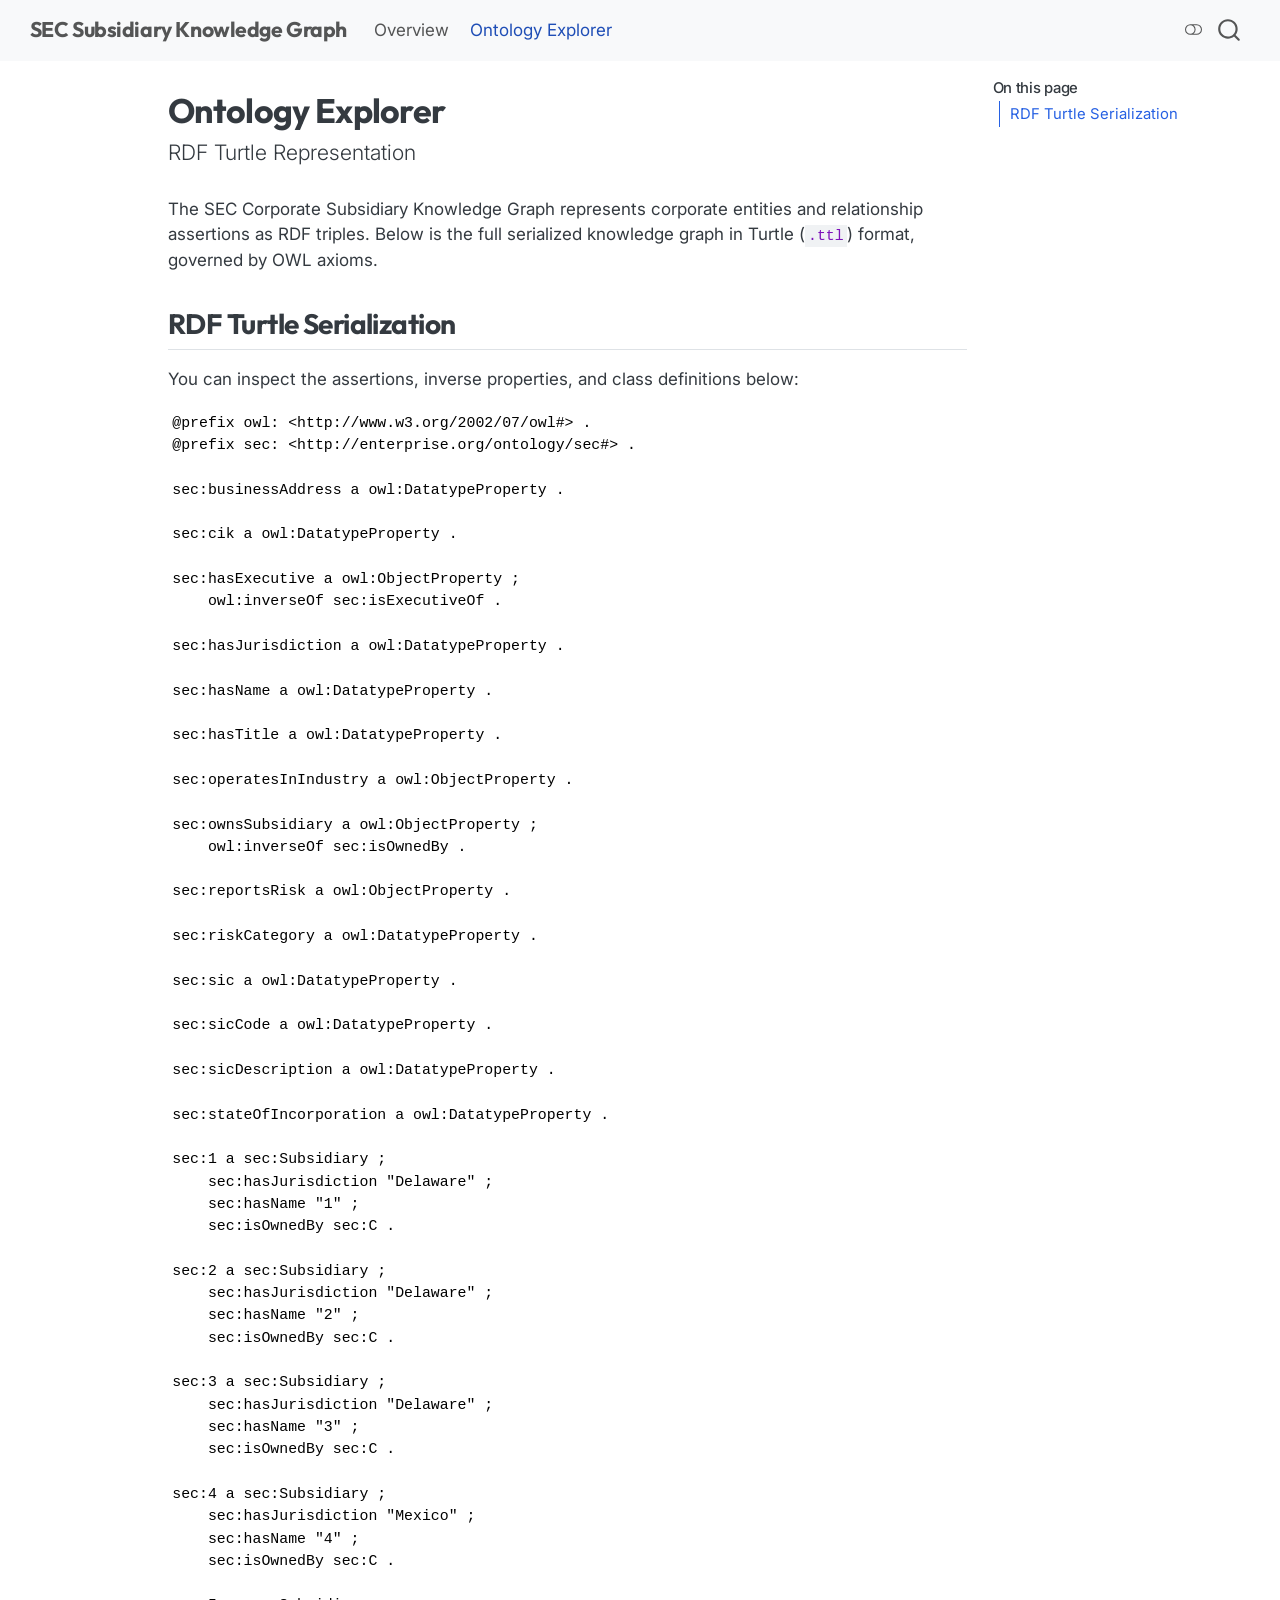
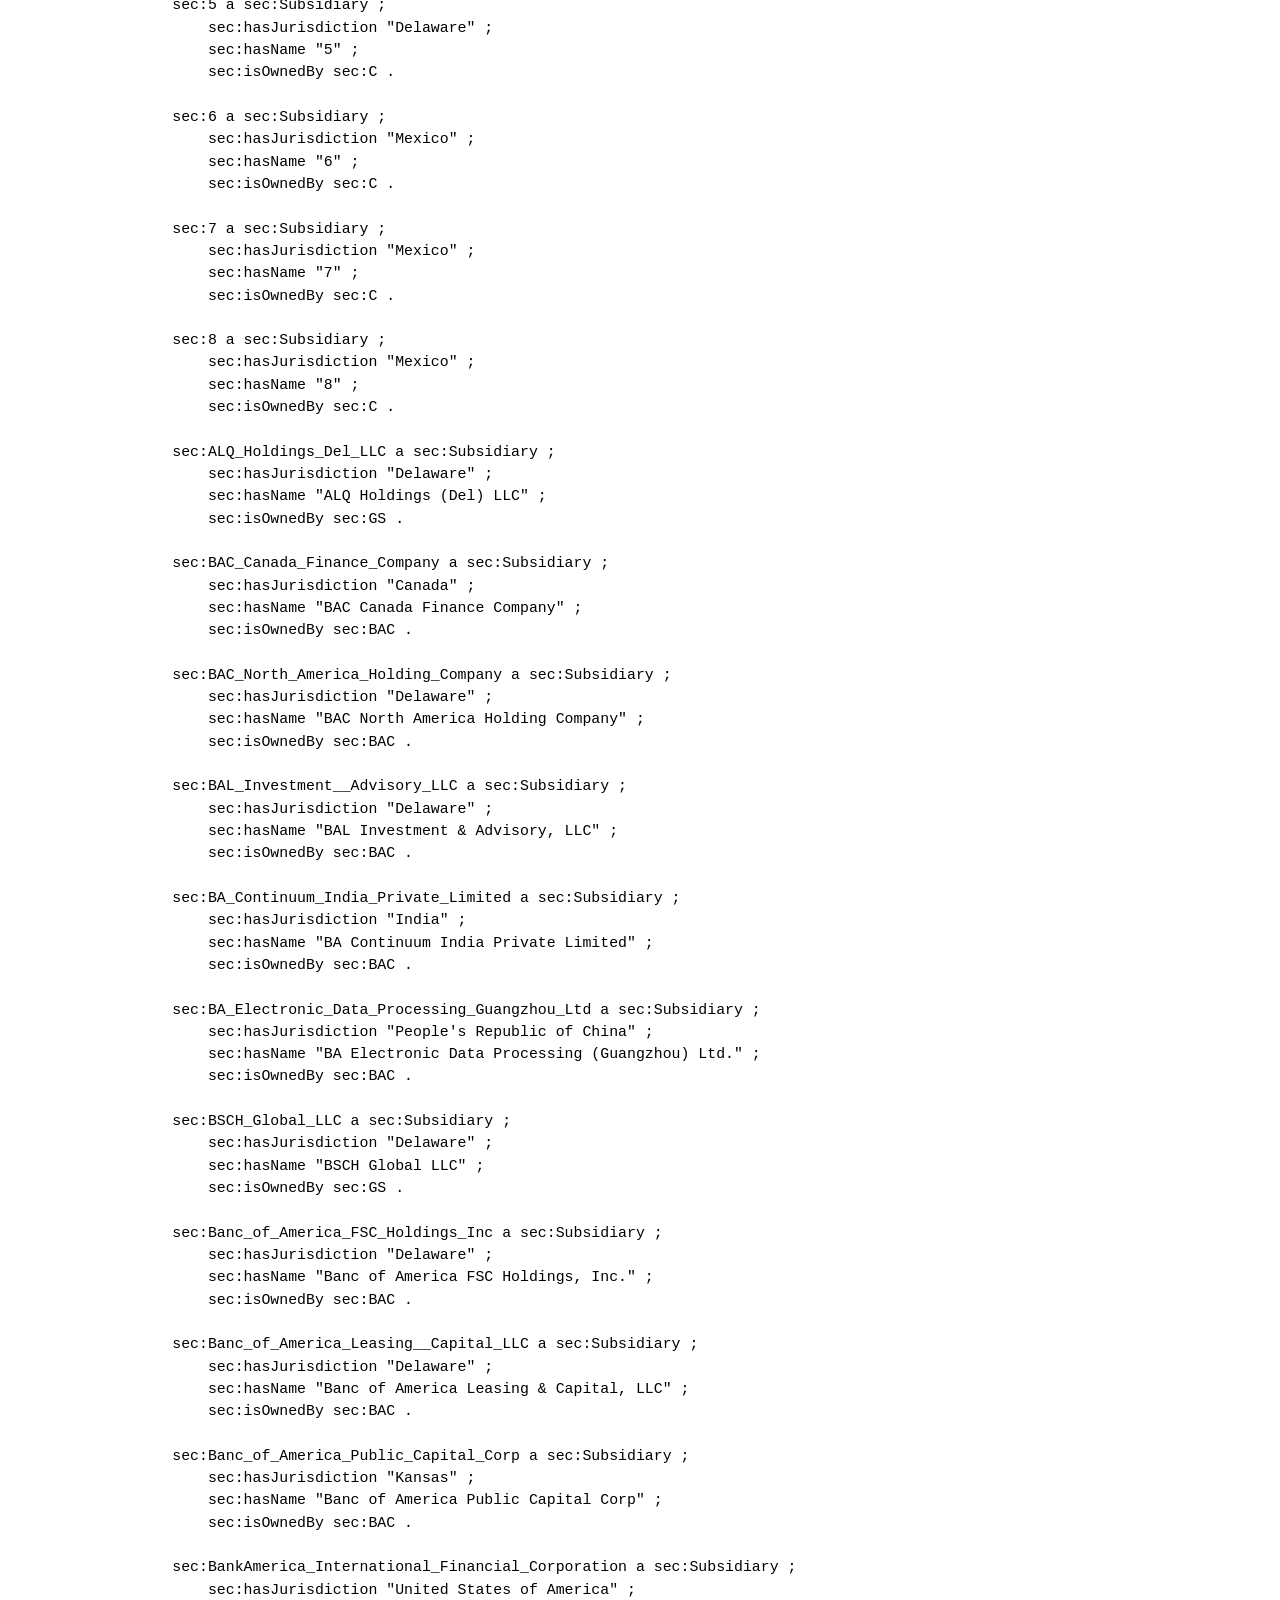
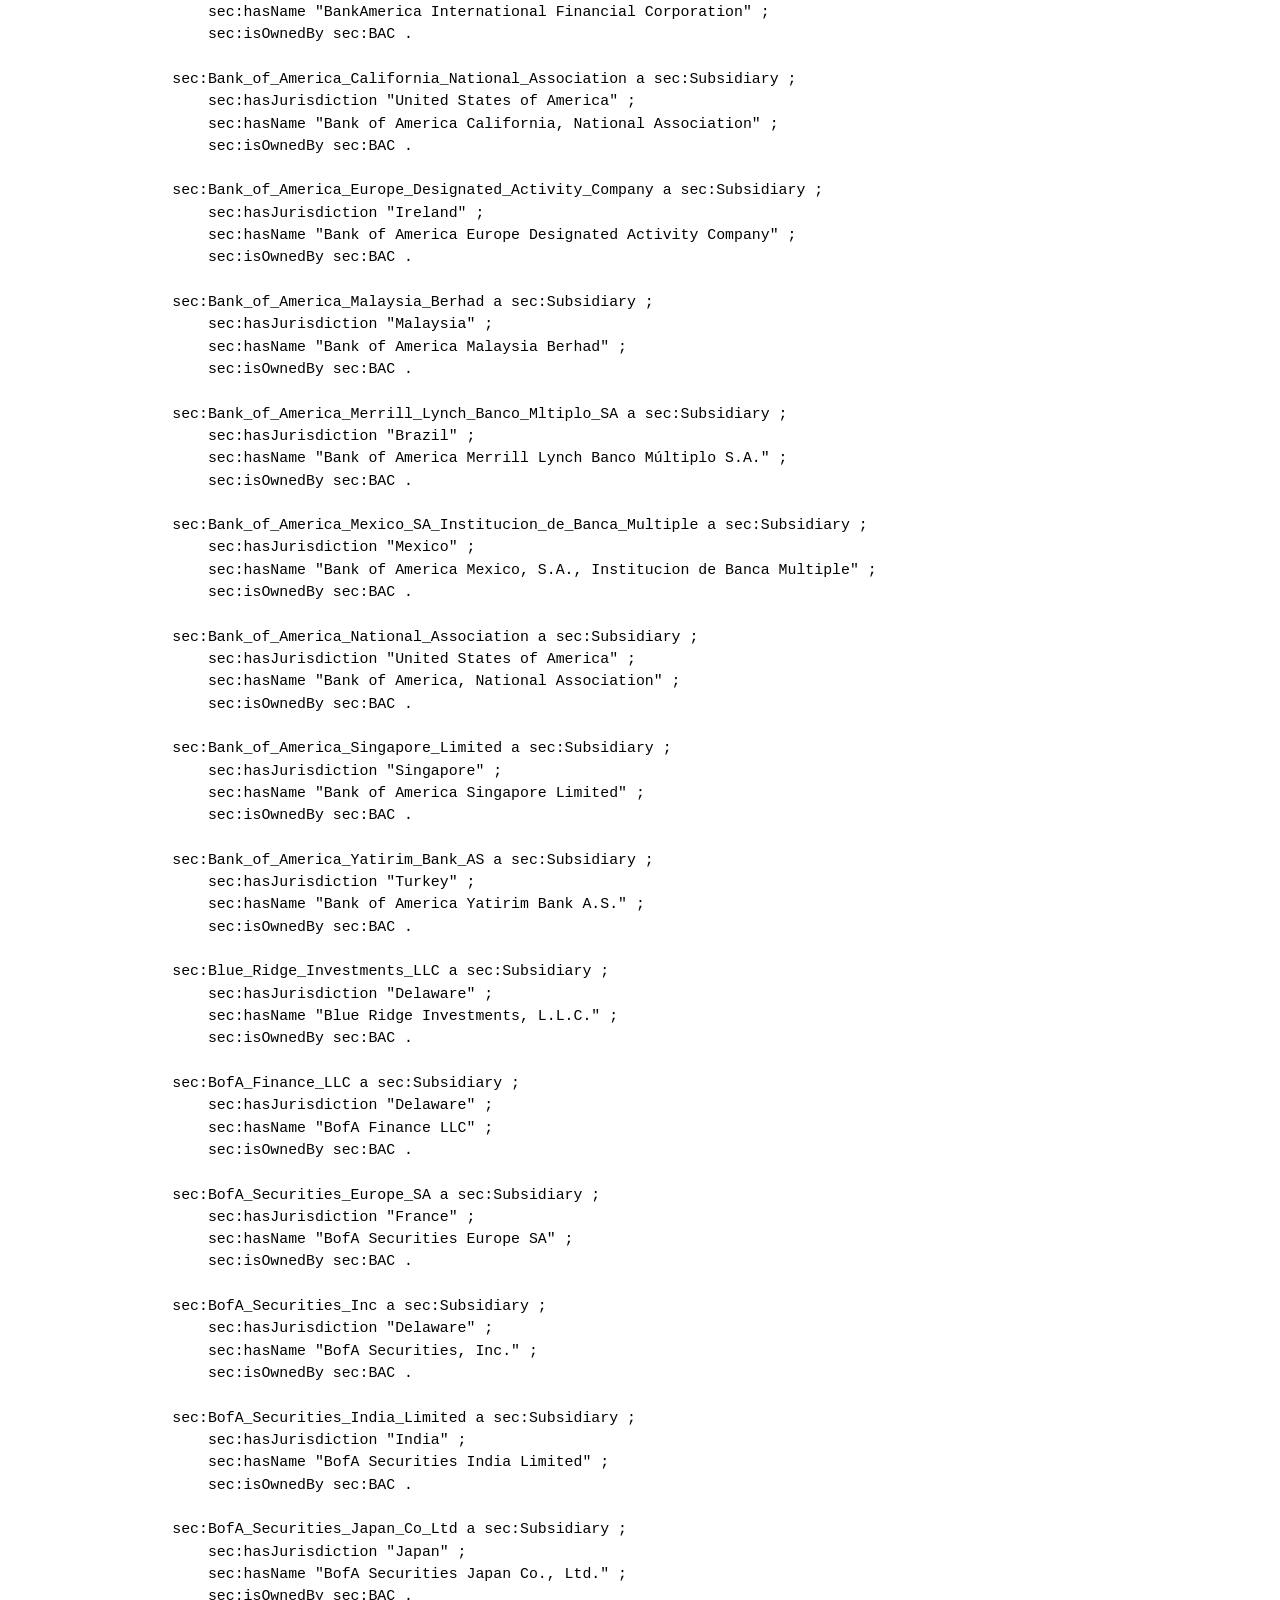
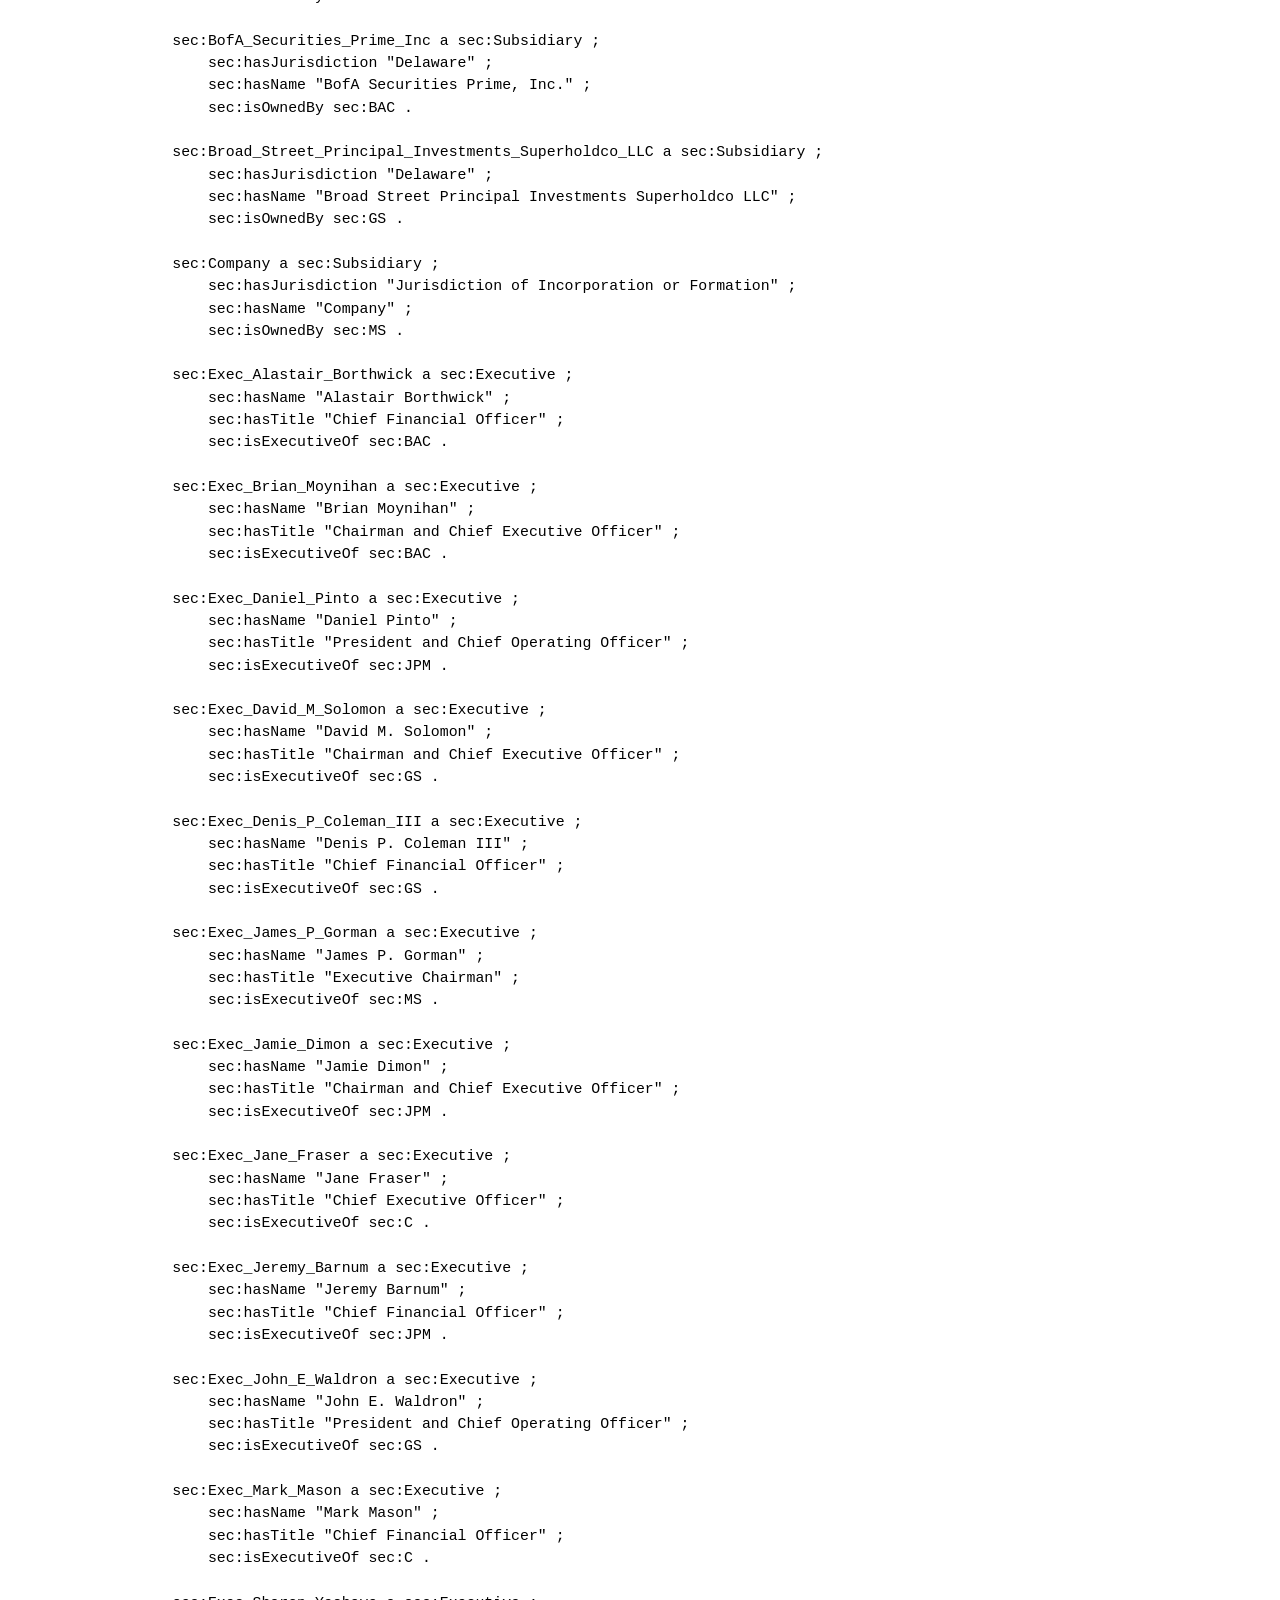
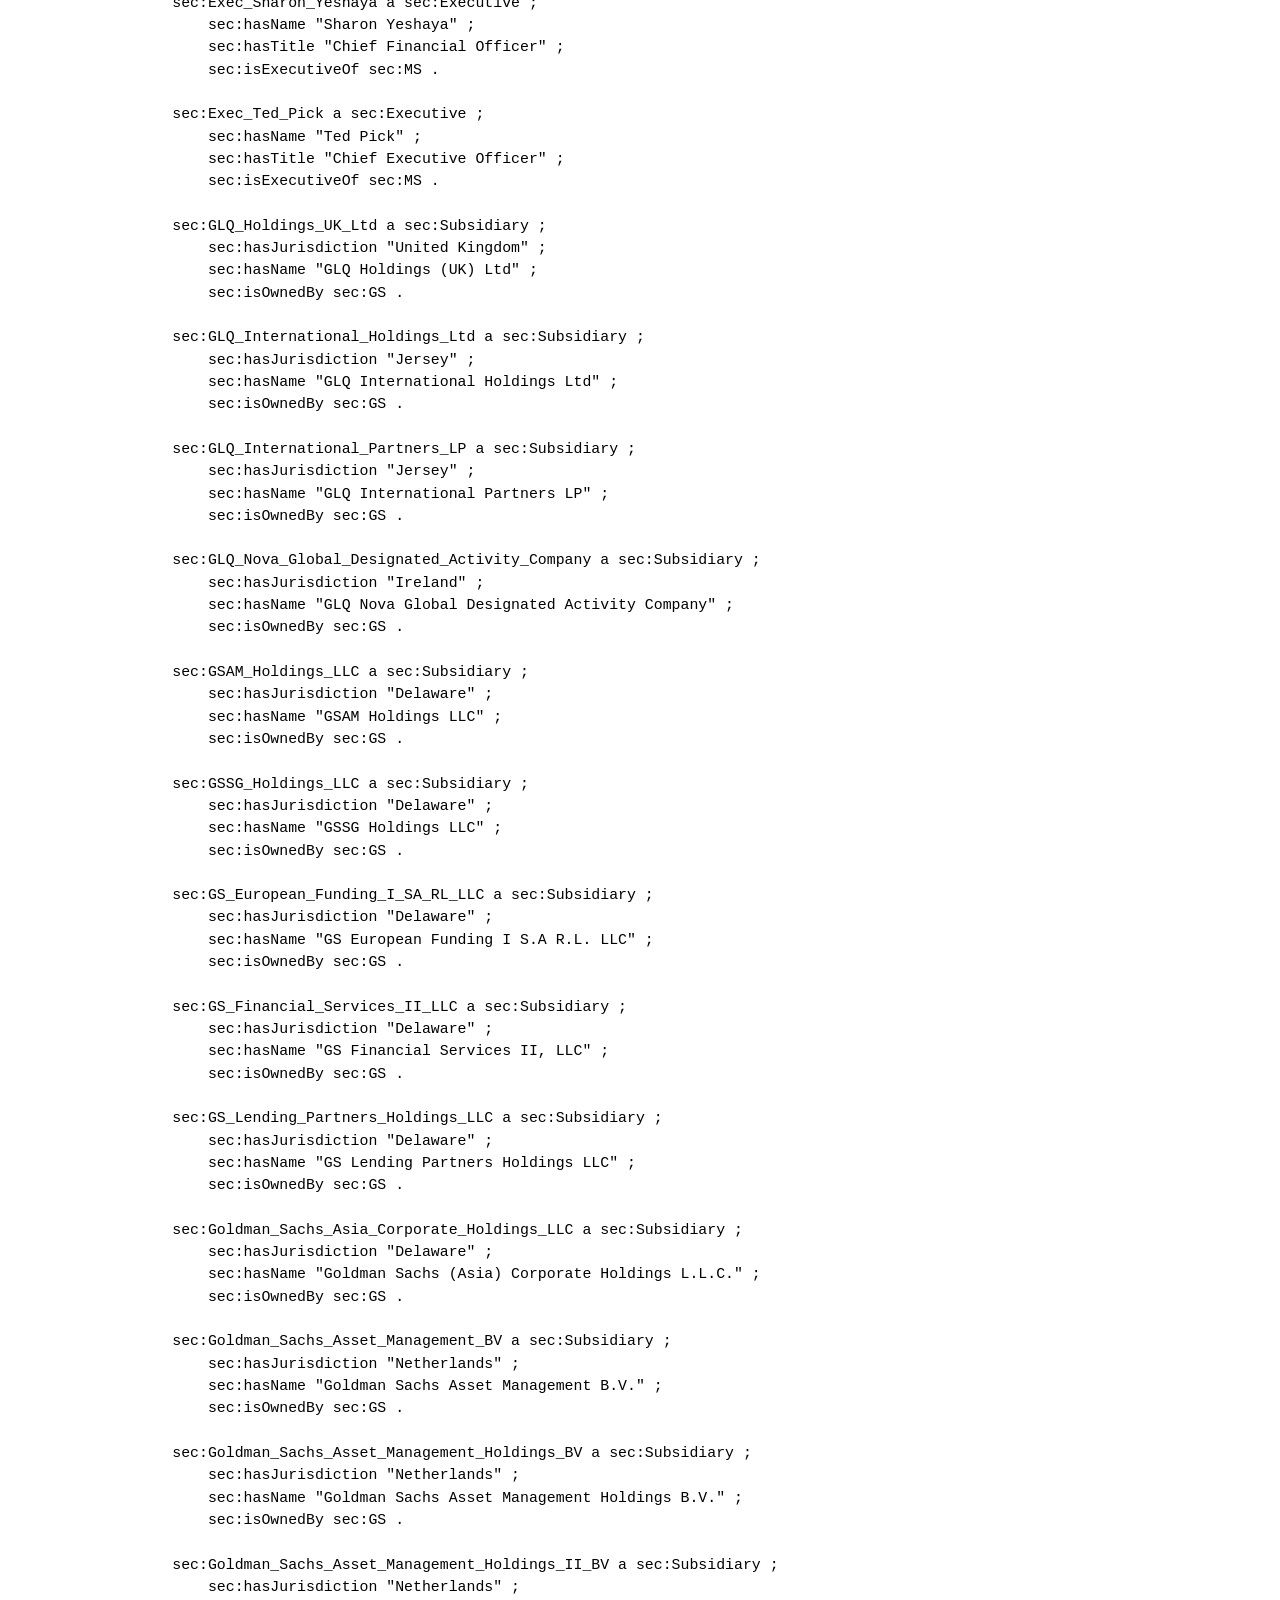
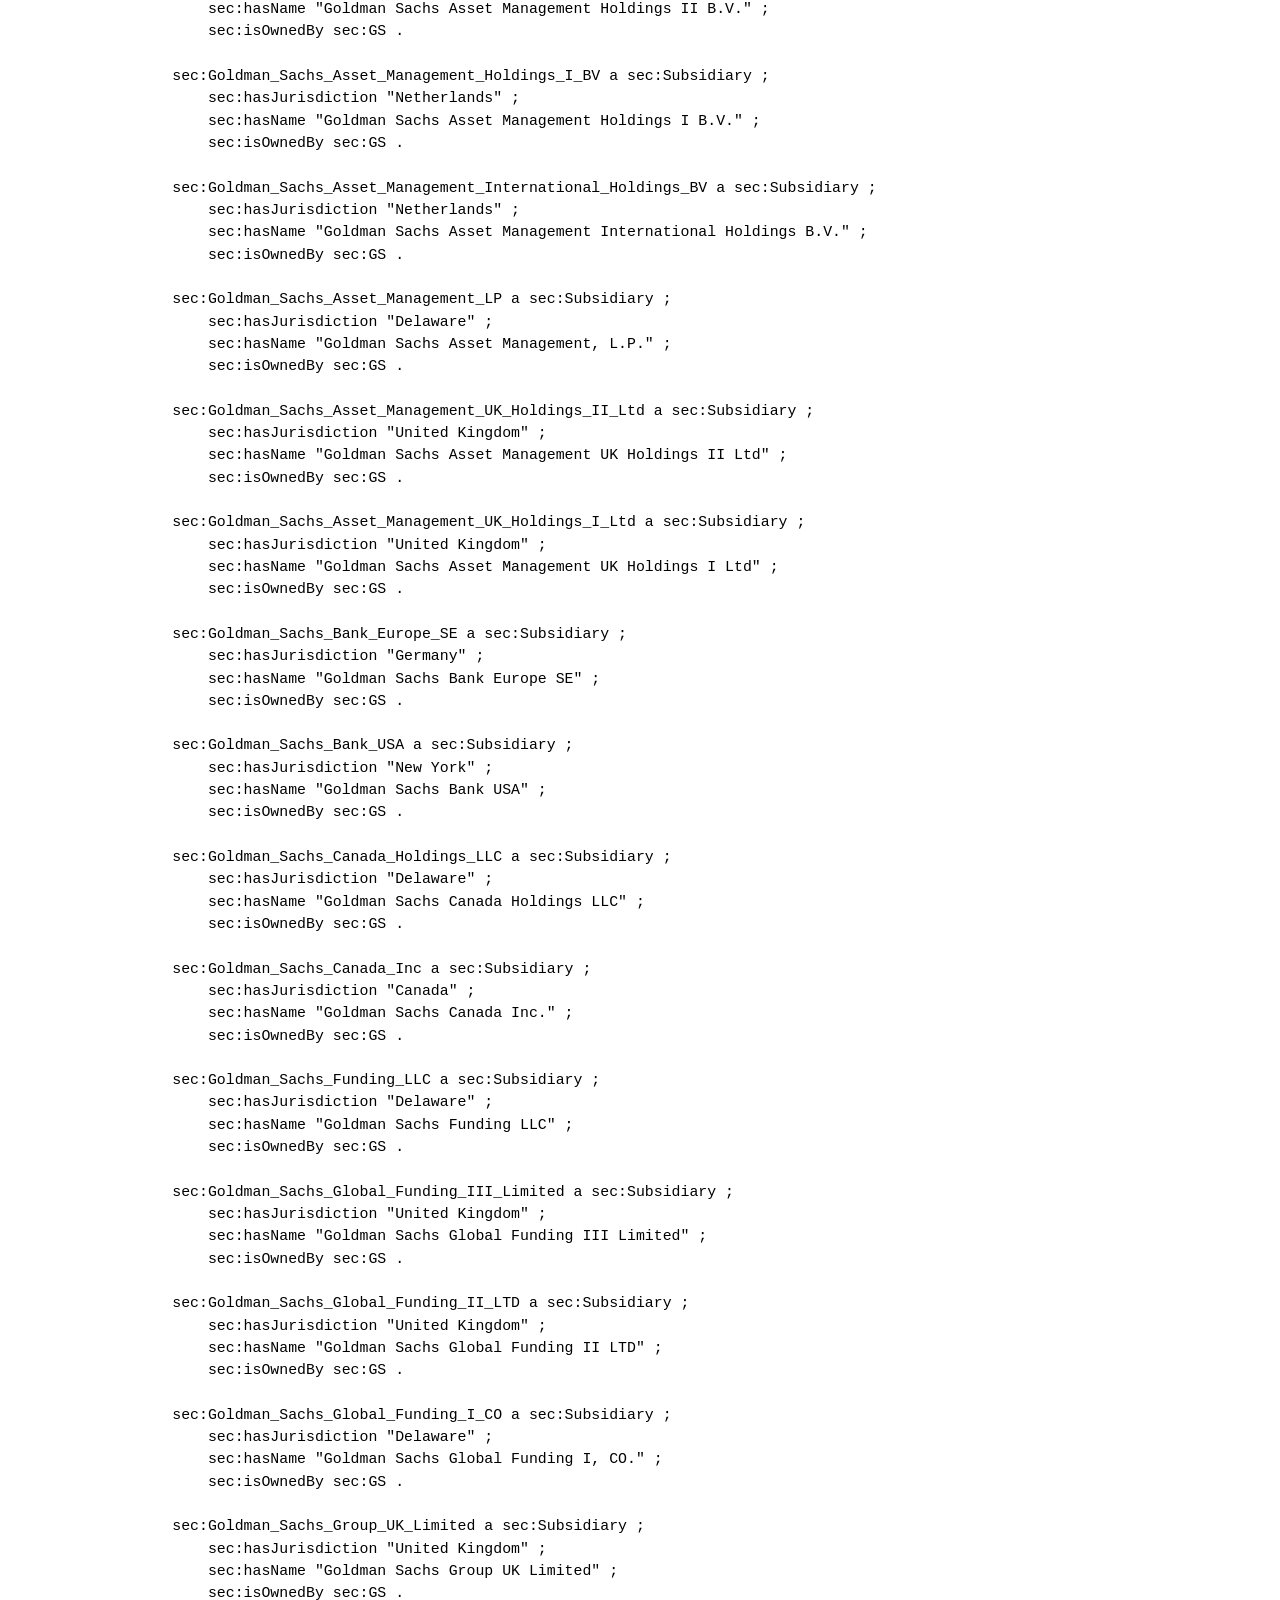
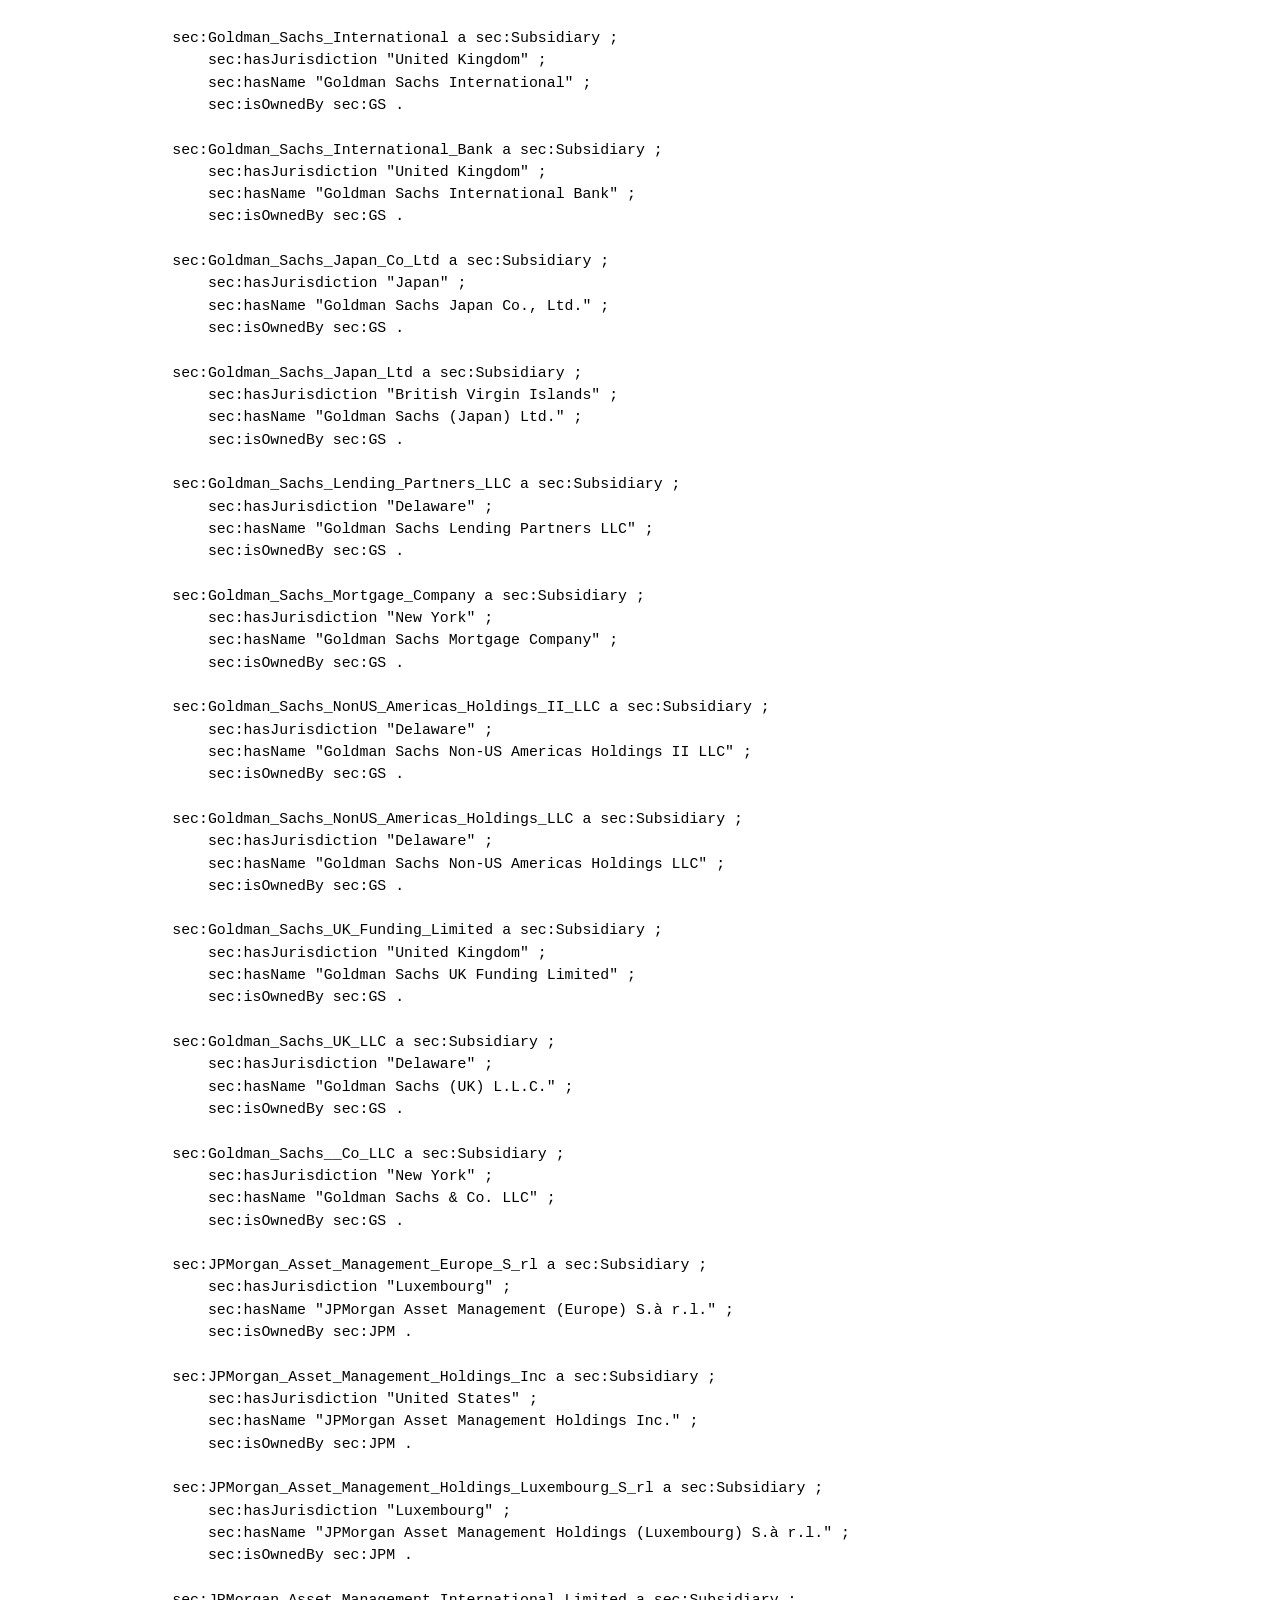
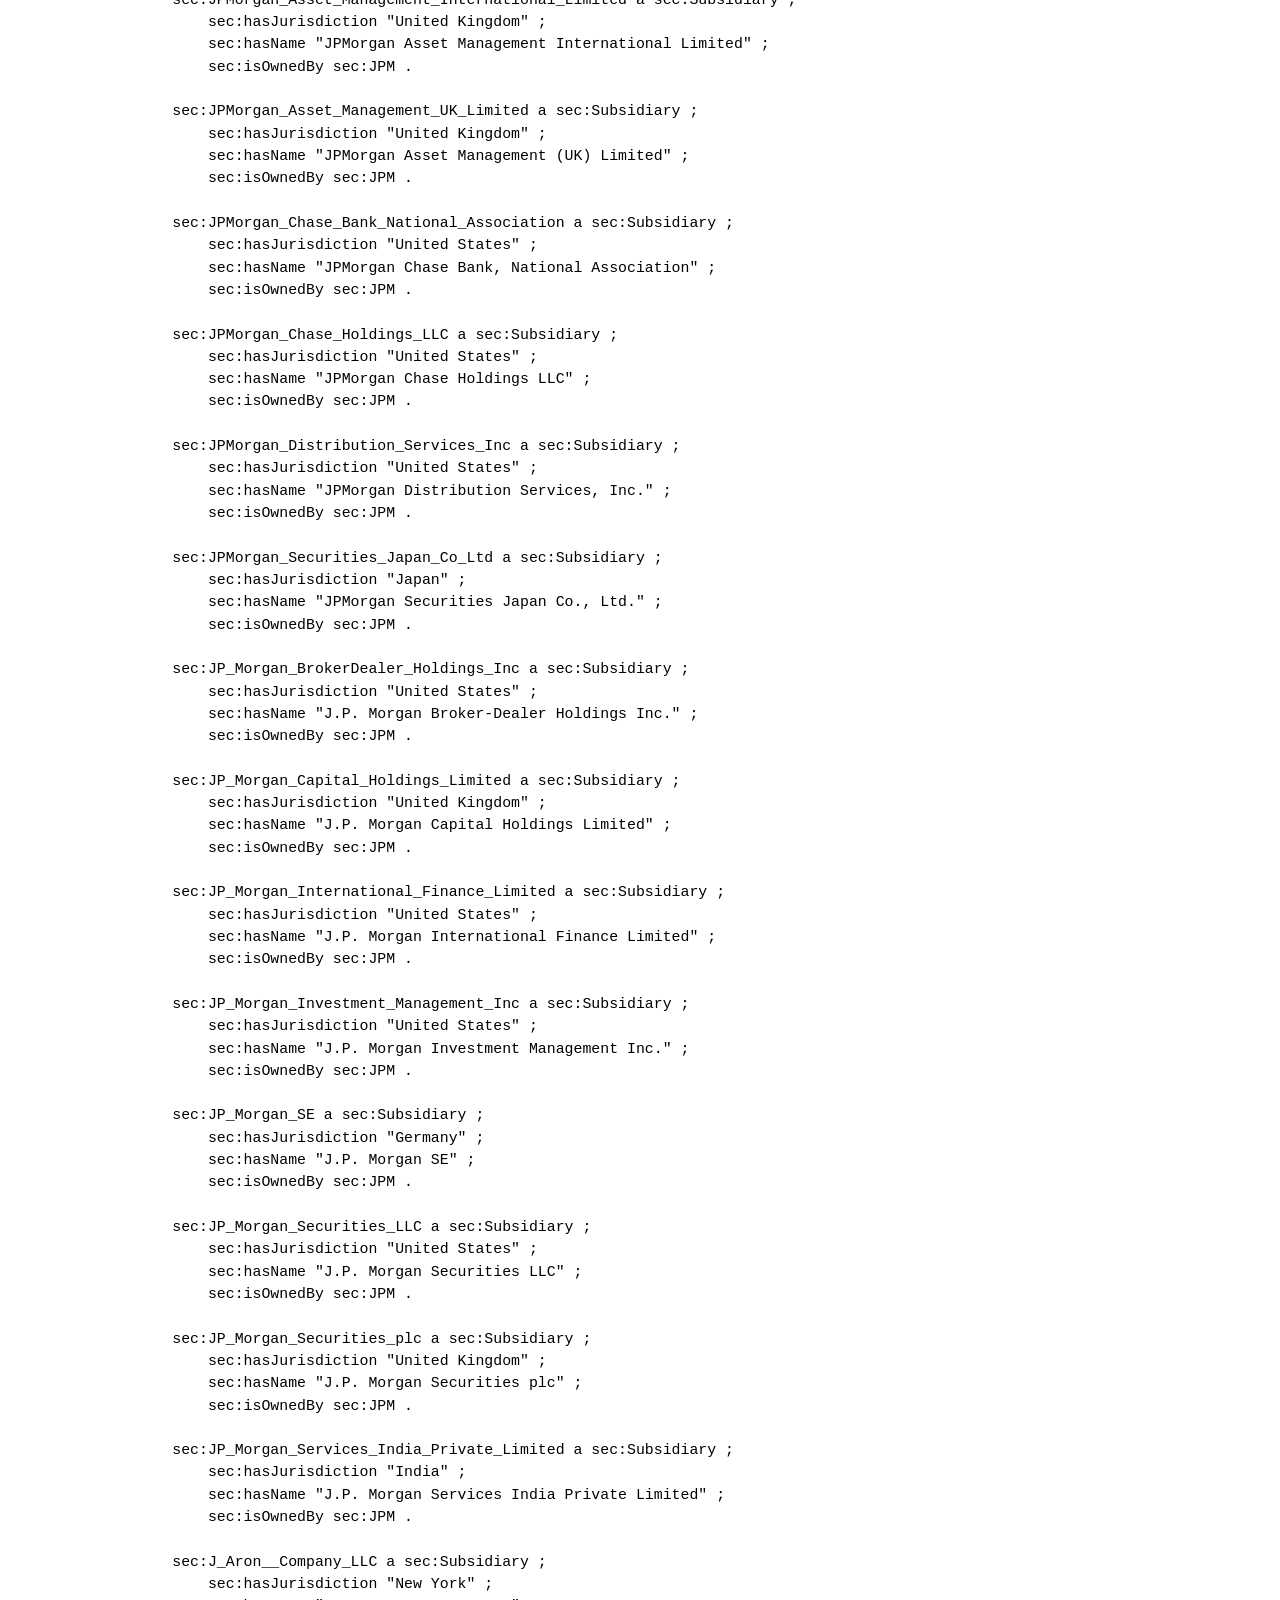
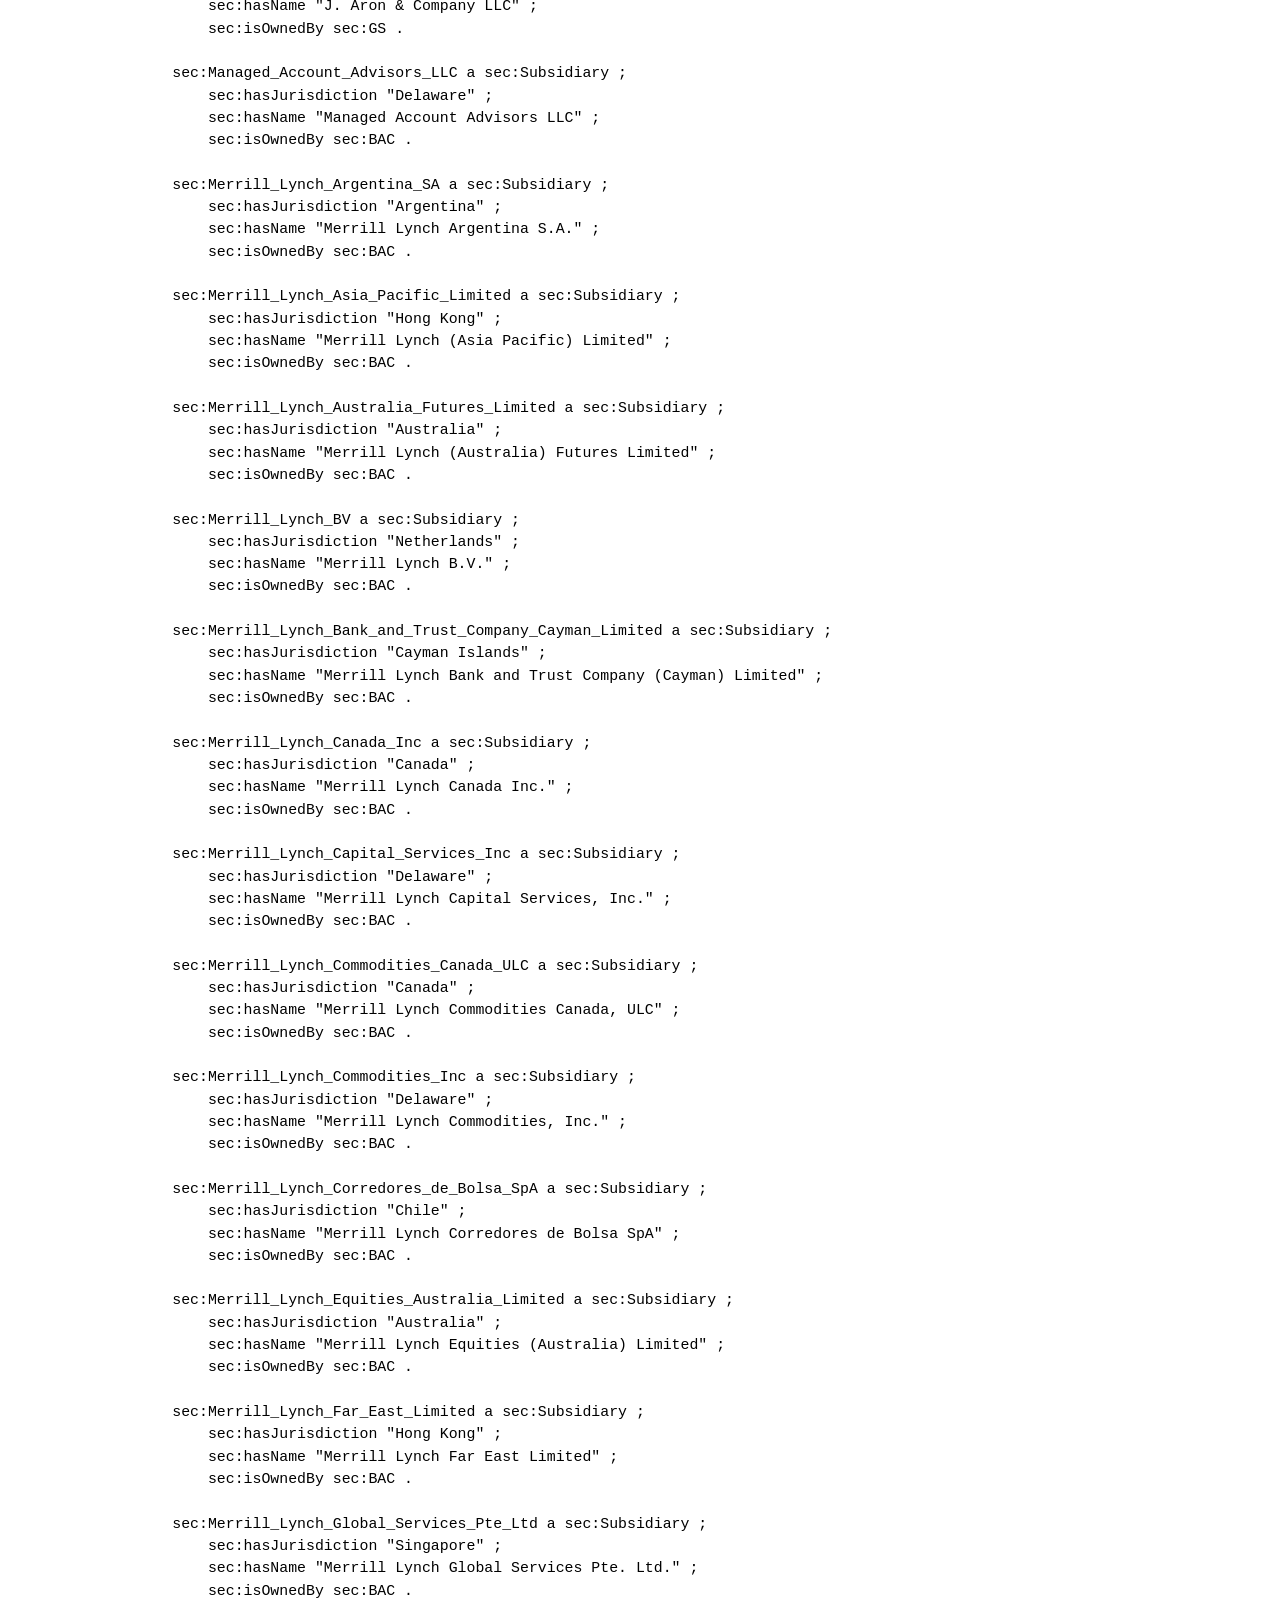
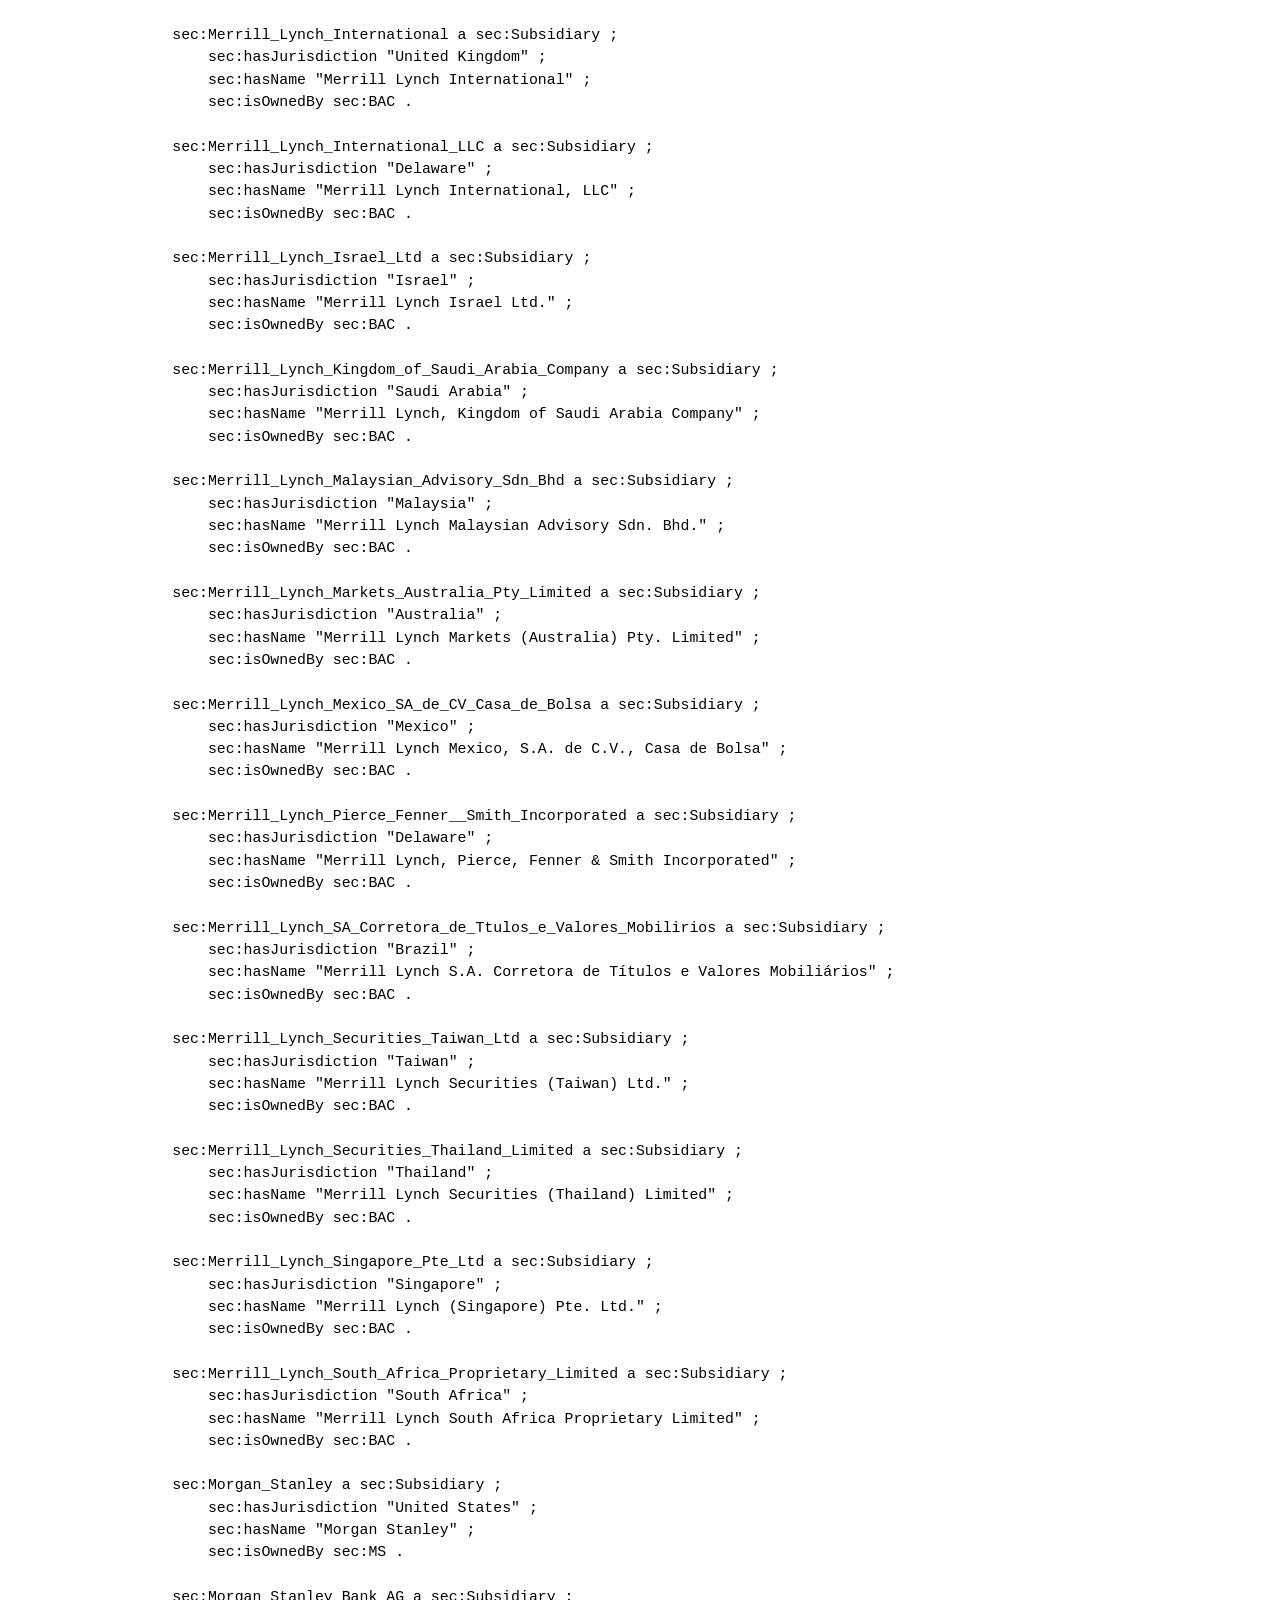
<file: docs/ontology.html>
<!DOCTYPE html>
<html xmlns="http://www.w3.org/1999/xhtml" lang="en" xml:lang="en"><head>

<meta charset="utf-8">
<meta name="generator" content="quarto-1.9.38">

<meta name="viewport" content="width=device-width, initial-scale=1.0, user-scalable=yes">


<title>Ontology Explorer – SEC Subsidiary Knowledge Graph</title>
<style>
/* Default styles provided by pandoc.
** See https://pandoc.org/MANUAL.html#variables-for-html for config info.
*/
code{white-space: pre-wrap;}
span.smallcaps{font-variant: small-caps;}
div.columns{display: flex; gap: min(4vw, 1.5em);}
div.column{flex: auto; overflow-x: auto;}
div.hanging-indent{margin-left: 1.5em; text-indent: -1.5em;}
ul.task-list{list-style: none;}
ul.task-list li input[type="checkbox"] {
  width: 0.8em;
  margin: 0 0.8em 0.2em -1em; /* quarto-specific, see https://github.com/quarto-dev/quarto-cli/issues/4556 */ 
  vertical-align: middle;
}
</style>


<script src="site_libs/quarto-nav/quarto-nav.js"></script>
<script src="site_libs/quarto-nav/headroom.min.js"></script>
<script src="site_libs/clipboard/clipboard.min.js"></script>
<script src="site_libs/quarto-search/autocomplete.umd.js"></script>
<script src="site_libs/quarto-search/fuse.min.js"></script>
<script src="site_libs/quarto-search/quarto-search.js"></script>
<meta name="quarto:offset" content="./">
<script src="site_libs/quarto-html/quarto.js" type="module"></script>
<script src="site_libs/quarto-html/tabsets/tabsets.js" type="module"></script>
<script src="site_libs/quarto-html/popper.min.js"></script>
<script src="site_libs/quarto-html/tippy.umd.min.js"></script>
<script src="site_libs/quarto-html/anchor.min.js"></script>
<link href="site_libs/quarto-html/tippy.css" rel="stylesheet">
<link href="site_libs/quarto-html/quarto-syntax-highlighting-15634bcf2e68342d4ad2dfa704d543f6.css" rel="stylesheet" class="quarto-color-scheme" id="quarto-text-highlighting-styles">
<link href="site_libs/quarto-html/quarto-syntax-highlighting-dark-0a6b7249c26820e032cb0bd839ff02b1.css" rel="stylesheet" class="quarto-color-scheme quarto-color-alternate" id="quarto-text-highlighting-styles">
<link href="site_libs/quarto-html/quarto-syntax-highlighting-15634bcf2e68342d4ad2dfa704d543f6.css" rel="stylesheet" class="quarto-color-scheme-extra" id="quarto-text-highlighting-styles">
<script src="site_libs/bootstrap/bootstrap.min.js"></script>
<link href="site_libs/bootstrap/bootstrap-icons.css" rel="stylesheet">
<link href="site_libs/bootstrap/bootstrap-c98d9d0b3b0a085d3ddf71e6e91476d8.min.css" rel="stylesheet" append-hash="true" class="quarto-color-scheme" id="quarto-bootstrap" data-mode="light">
<link href="site_libs/bootstrap/bootstrap-dark-d03312063cfab2e1753bdcbb830eb4d1.min.css" rel="stylesheet" append-hash="true" class="quarto-color-scheme quarto-color-alternate" id="quarto-bootstrap" data-mode="dark">
<link href="site_libs/bootstrap/bootstrap-c98d9d0b3b0a085d3ddf71e6e91476d8.min.css" rel="stylesheet" append-hash="true" class="quarto-color-scheme-extra" id="quarto-bootstrap" data-mode="light">
<script id="quarto-search-options" type="application/json">{
  "location": "navbar",
  "copy-button": false,
  "collapse-after": 3,
  "panel-placement": "end",
  "type": "overlay",
  "limit": 50,
  "keyboard-shortcut": [
    "f",
    "/",
    "s"
  ],
  "show-item-context": false,
  "language": {
    "search-no-results-text": "No results",
    "search-matching-documents-text": "matching documents",
    "search-copy-link-title": "Copy link to search",
    "search-hide-matches-text": "Hide additional matches",
    "search-more-match-text": "more match in this document",
    "search-more-matches-text": "more matches in this document",
    "search-clear-button-title": "Clear",
    "search-text-placeholder": "",
    "search-detached-cancel-button-title": "Cancel",
    "search-submit-button-title": "Submit",
    "search-label": "Search"
  }
}</script>


<link rel="stylesheet" href="styles.css">
</head>

<body class="nav-fixed quarto-light"><script id="quarto-html-before-body" type="application/javascript">
    const toggleBodyColorMode = (bsSheetEl) => {
      const mode = bsSheetEl.getAttribute("data-mode");
      const bodyEl = window.document.querySelector("body");
      if (mode === "dark") {
        bodyEl.classList.add("quarto-dark");
        bodyEl.classList.remove("quarto-light");
      } else {
        bodyEl.classList.add("quarto-light");
        bodyEl.classList.remove("quarto-dark");
      }
    }
    const toggleBodyColorPrimary = () => {
      const bsSheetEl = window.document.querySelector("link#quarto-bootstrap:not([rel=disabled-stylesheet])");
      if (bsSheetEl) {
        toggleBodyColorMode(bsSheetEl);
      }
    }
    const setColorSchemeToggle = (alternate) => {
      const toggles = window.document.querySelectorAll('.quarto-color-scheme-toggle');
      for (let i=0; i < toggles.length; i++) {
        const toggle = toggles[i];
        if (toggle) {
          if (alternate) {
            toggle.classList.add("alternate");
          } else {
            toggle.classList.remove("alternate");
          }
        }
      }
    };
    const toggleColorMode = (alternate) => {
      // Switch the stylesheets
      const primaryStylesheets = window.document.querySelectorAll('link.quarto-color-scheme:not(.quarto-color-alternate)');
      const alternateStylesheets = window.document.querySelectorAll('link.quarto-color-scheme.quarto-color-alternate');
      manageTransitions('#quarto-margin-sidebar .nav-link', false);
      if (alternate) {
        // note: dark is layered on light, we don't disable primary!
        enableStylesheet(alternateStylesheets);
        for (const sheetNode of alternateStylesheets) {
          if (sheetNode.id === "quarto-bootstrap") {
            toggleBodyColorMode(sheetNode);
          }
        }
      } else {
        disableStylesheet(alternateStylesheets);
        enableStylesheet(primaryStylesheets)
        toggleBodyColorPrimary();
      }
      manageTransitions('#quarto-margin-sidebar .nav-link', true);
      // Switch the toggles
      setColorSchemeToggle(alternate)
      // Hack to workaround the fact that safari doesn't
      // properly recolor the scrollbar when toggling (#1455)
      if (navigator.userAgent.indexOf('Safari') > 0 && navigator.userAgent.indexOf('Chrome') == -1) {
        manageTransitions("body", false);
        window.scrollTo(0, 1);
        setTimeout(() => {
          window.scrollTo(0, 0);
          manageTransitions("body", true);
        }, 40);
      }
    }
    const disableStylesheet = (stylesheets) => {
      for (let i=0; i < stylesheets.length; i++) {
        const stylesheet = stylesheets[i];
        stylesheet.rel = 'disabled-stylesheet';
      }
    }
    const enableStylesheet = (stylesheets) => {
      for (let i=0; i < stylesheets.length; i++) {
        const stylesheet = stylesheets[i];
        if(stylesheet.rel !== 'stylesheet') { // for Chrome, which will still FOUC without this check
          stylesheet.rel = 'stylesheet';
        }
      }
    }
    const manageTransitions = (selector, allowTransitions) => {
      const els = window.document.querySelectorAll(selector);
      for (let i=0; i < els.length; i++) {
        const el = els[i];
        if (allowTransitions) {
          el.classList.remove('notransition');
        } else {
          el.classList.add('notransition');
        }
      }
    }
    const isFileUrl = () => {
      return window.location.protocol === 'file:';
    }
    const hasAlternateSentinel = () => {
      let styleSentinel = getColorSchemeSentinel();
      if (styleSentinel !== null) {
        return styleSentinel === "alternate";
      } else {
        return false;
      }
    }
    const setStyleSentinel = (alternate) => {
      const value = alternate ? "alternate" : "default";
      if (!isFileUrl()) {
        window.localStorage.setItem("quarto-color-scheme", value);
      } else {
        localAlternateSentinel = value;
      }
    }
    const getColorSchemeSentinel = () => {
      if (!isFileUrl()) {
        const storageValue = window.localStorage.getItem("quarto-color-scheme");
        return storageValue != null ? storageValue : localAlternateSentinel;
      } else {
        return localAlternateSentinel;
      }
    }
    const toggleGiscusIfUsed = (isAlternate, darkModeDefault) => {
      const baseTheme = document.querySelector('#giscus-base-theme')?.value ?? 'light';
      const alternateTheme = document.querySelector('#giscus-alt-theme')?.value ?? 'dark';
      let newTheme = '';
      if(authorPrefersDark) {
        newTheme = isAlternate ? baseTheme : alternateTheme;
      } else {
        newTheme = isAlternate ? alternateTheme : baseTheme;
      }
      const changeGiscusTheme = () => {
        // From: https://github.com/giscus/giscus/issues/336
        const sendMessage = (message) => {
          const iframe = document.querySelector('iframe.giscus-frame');
          if (!iframe) return;
          iframe.contentWindow.postMessage({ giscus: message }, 'https://giscus.app');
        }
        sendMessage({
          setConfig: {
            theme: newTheme
          }
        });
      }
      const isGiscussLoaded = window.document.querySelector('iframe.giscus-frame') !== null;
      if (isGiscussLoaded) {
        changeGiscusTheme();
      }
    };
    const authorPrefersDark = false;
    const darkModeDefault = authorPrefersDark;
      document.querySelector('link#quarto-text-highlighting-styles.quarto-color-scheme-extra').rel = 'disabled-stylesheet';
      document.querySelector('link#quarto-bootstrap.quarto-color-scheme-extra').rel = 'disabled-stylesheet';
    let localAlternateSentinel = darkModeDefault ? 'alternate' : 'default';
    // Dark / light mode switch
    window.quartoToggleColorScheme = () => {
      // Read the current dark / light value
      let toAlternate = !hasAlternateSentinel();
      toggleColorMode(toAlternate);
      setStyleSentinel(toAlternate);
      toggleGiscusIfUsed(toAlternate, darkModeDefault);
      window.dispatchEvent(new Event('resize'));
    };
    // Switch to dark mode if need be
    if (hasAlternateSentinel()) {
      toggleColorMode(true);
    } else {
      toggleColorMode(false);
    }
  </script>

<div id="quarto-search-results"></div>
  <header id="quarto-header" class="headroom fixed-top">
    <nav class="navbar navbar-expand-lg " data-bs-theme="dark">
      <div class="navbar-container container-fluid">
      <div class="navbar-brand-container mx-auto">
    <a class="navbar-brand" href="./index.html">
    <span class="navbar-title">SEC Subsidiary Knowledge Graph</span>
    </a>
  </div>
            <div id="quarto-search" class="" title="Search"></div>
          <button class="navbar-toggler" type="button" data-bs-toggle="collapse" data-bs-target="#navbarCollapse" aria-controls="navbarCollapse" role="menu" aria-expanded="false" aria-label="Toggle navigation" onclick="if (window.quartoToggleHeadroom) { window.quartoToggleHeadroom(); }">
  <span class="navbar-toggler-icon"></span>
</button>
          <div class="collapse navbar-collapse" id="navbarCollapse">
            <ul class="navbar-nav navbar-nav-scroll me-auto">
  <li class="nav-item">
    <a class="nav-link" href="./index.html"> 
<span class="menu-text">Overview</span></a>
  </li>  
  <li class="nav-item">
    <a class="nav-link active" href="./ontology.html" aria-current="page"> 
<span class="menu-text">Ontology Explorer</span></a>
  </li>  
</ul>
          </div> <!-- /navcollapse -->
            <div class="quarto-navbar-tools">
  <a href="" class="quarto-color-scheme-toggle quarto-navigation-tool  px-1" onclick="window.quartoToggleColorScheme(); return false;" title="Toggle dark mode"><i class="bi"></i></a>
</div>
      </div> <!-- /container-fluid -->
    </nav>
</header>
<!-- content -->
<div id="quarto-content" class="quarto-container page-columns page-rows-contents page-layout-article page-navbar">
<!-- sidebar -->
<!-- margin-sidebar -->
    <div id="quarto-margin-sidebar" class="sidebar margin-sidebar">
        <nav id="TOC" role="doc-toc" class="toc-active">
    <h2 id="toc-title">On this page</h2>
   
  <ul>
  <li><a href="#rdf-turtle-serialization" id="toc-rdf-turtle-serialization" class="nav-link active" data-scroll-target="#rdf-turtle-serialization">RDF Turtle Serialization</a></li>
  </ul>
</nav>
    </div>
<!-- main -->
<main class="content" id="quarto-document-content">


<header id="title-block-header" class="quarto-title-block default">
<div class="quarto-title">
<h1 class="title">Ontology Explorer</h1>
<p class="subtitle lead">RDF Turtle Representation</p>
</div>



<div class="quarto-title-meta">

    
  
    
  </div>
  


</header>


<p>The SEC Corporate Subsidiary Knowledge Graph represents corporate entities and relationship assertions as RDF triples. Below is the full serialized knowledge graph in Turtle (<code>.ttl</code>) format, governed by OWL axioms.</p>
<section id="rdf-turtle-serialization" class="level2">
<h2 class="anchored" data-anchor-id="rdf-turtle-serialization">RDF Turtle Serialization</h2>
<p>You can inspect the assertions, inverse properties, and class definitions below:</p>
<pre class="turtle"><code>@prefix owl: &lt;http://www.w3.org/2002/07/owl#&gt; .
@prefix sec: &lt;http://enterprise.org/ontology/sec#&gt; .

sec:businessAddress a owl:DatatypeProperty .

sec:cik a owl:DatatypeProperty .

sec:hasExecutive a owl:ObjectProperty ;
    owl:inverseOf sec:isExecutiveOf .

sec:hasJurisdiction a owl:DatatypeProperty .

sec:hasName a owl:DatatypeProperty .

sec:hasTitle a owl:DatatypeProperty .

sec:operatesInIndustry a owl:ObjectProperty .

sec:ownsSubsidiary a owl:ObjectProperty ;
    owl:inverseOf sec:isOwnedBy .

sec:reportsRisk a owl:ObjectProperty .

sec:riskCategory a owl:DatatypeProperty .

sec:sic a owl:DatatypeProperty .

sec:sicCode a owl:DatatypeProperty .

sec:sicDescription a owl:DatatypeProperty .

sec:stateOfIncorporation a owl:DatatypeProperty .

sec:1 a sec:Subsidiary ;
    sec:hasJurisdiction "Delaware" ;
    sec:hasName "1" ;
    sec:isOwnedBy sec:C .

sec:2 a sec:Subsidiary ;
    sec:hasJurisdiction "Delaware" ;
    sec:hasName "2" ;
    sec:isOwnedBy sec:C .

sec:3 a sec:Subsidiary ;
    sec:hasJurisdiction "Delaware" ;
    sec:hasName "3" ;
    sec:isOwnedBy sec:C .

sec:4 a sec:Subsidiary ;
    sec:hasJurisdiction "Mexico" ;
    sec:hasName "4" ;
    sec:isOwnedBy sec:C .

sec:5 a sec:Subsidiary ;
    sec:hasJurisdiction "Delaware" ;
    sec:hasName "5" ;
    sec:isOwnedBy sec:C .

sec:6 a sec:Subsidiary ;
    sec:hasJurisdiction "Mexico" ;
    sec:hasName "6" ;
    sec:isOwnedBy sec:C .

sec:7 a sec:Subsidiary ;
    sec:hasJurisdiction "Mexico" ;
    sec:hasName "7" ;
    sec:isOwnedBy sec:C .

sec:8 a sec:Subsidiary ;
    sec:hasJurisdiction "Mexico" ;
    sec:hasName "8" ;
    sec:isOwnedBy sec:C .

sec:ALQ_Holdings_Del_LLC a sec:Subsidiary ;
    sec:hasJurisdiction "Delaware" ;
    sec:hasName "ALQ Holdings (Del) LLC" ;
    sec:isOwnedBy sec:GS .

sec:BAC_Canada_Finance_Company a sec:Subsidiary ;
    sec:hasJurisdiction "Canada" ;
    sec:hasName "BAC Canada Finance Company" ;
    sec:isOwnedBy sec:BAC .

sec:BAC_North_America_Holding_Company a sec:Subsidiary ;
    sec:hasJurisdiction "Delaware" ;
    sec:hasName "BAC North America Holding Company" ;
    sec:isOwnedBy sec:BAC .

sec:BAL_Investment__Advisory_LLC a sec:Subsidiary ;
    sec:hasJurisdiction "Delaware" ;
    sec:hasName "BAL Investment &amp; Advisory, LLC" ;
    sec:isOwnedBy sec:BAC .

sec:BA_Continuum_India_Private_Limited a sec:Subsidiary ;
    sec:hasJurisdiction "India" ;
    sec:hasName "BA Continuum India Private Limited" ;
    sec:isOwnedBy sec:BAC .

sec:BA_Electronic_Data_Processing_Guangzhou_Ltd a sec:Subsidiary ;
    sec:hasJurisdiction "People's Republic of China" ;
    sec:hasName "BA Electronic Data Processing (Guangzhou) Ltd." ;
    sec:isOwnedBy sec:BAC .

sec:BSCH_Global_LLC a sec:Subsidiary ;
    sec:hasJurisdiction "Delaware" ;
    sec:hasName "BSCH Global LLC" ;
    sec:isOwnedBy sec:GS .

sec:Banc_of_America_FSC_Holdings_Inc a sec:Subsidiary ;
    sec:hasJurisdiction "Delaware" ;
    sec:hasName "Banc of America FSC Holdings, Inc." ;
    sec:isOwnedBy sec:BAC .

sec:Banc_of_America_Leasing__Capital_LLC a sec:Subsidiary ;
    sec:hasJurisdiction "Delaware" ;
    sec:hasName "Banc of America Leasing &amp; Capital, LLC" ;
    sec:isOwnedBy sec:BAC .

sec:Banc_of_America_Public_Capital_Corp a sec:Subsidiary ;
    sec:hasJurisdiction "Kansas" ;
    sec:hasName "Banc of America Public Capital Corp" ;
    sec:isOwnedBy sec:BAC .

sec:BankAmerica_International_Financial_Corporation a sec:Subsidiary ;
    sec:hasJurisdiction "United States of America" ;
    sec:hasName "BankAmerica International Financial Corporation" ;
    sec:isOwnedBy sec:BAC .

sec:Bank_of_America_California_National_Association a sec:Subsidiary ;
    sec:hasJurisdiction "United States of America" ;
    sec:hasName "Bank of America California, National Association" ;
    sec:isOwnedBy sec:BAC .

sec:Bank_of_America_Europe_Designated_Activity_Company a sec:Subsidiary ;
    sec:hasJurisdiction "Ireland" ;
    sec:hasName "Bank of America Europe Designated Activity Company" ;
    sec:isOwnedBy sec:BAC .

sec:Bank_of_America_Malaysia_Berhad a sec:Subsidiary ;
    sec:hasJurisdiction "Malaysia" ;
    sec:hasName "Bank of America Malaysia Berhad" ;
    sec:isOwnedBy sec:BAC .

sec:Bank_of_America_Merrill_Lynch_Banco_Mltiplo_SA a sec:Subsidiary ;
    sec:hasJurisdiction "Brazil" ;
    sec:hasName "Bank of America Merrill Lynch Banco Múltiplo S.A." ;
    sec:isOwnedBy sec:BAC .

sec:Bank_of_America_Mexico_SA_Institucion_de_Banca_Multiple a sec:Subsidiary ;
    sec:hasJurisdiction "Mexico" ;
    sec:hasName "Bank of America Mexico, S.A., Institucion de Banca Multiple" ;
    sec:isOwnedBy sec:BAC .

sec:Bank_of_America_National_Association a sec:Subsidiary ;
    sec:hasJurisdiction "United States of America" ;
    sec:hasName "Bank of America, National Association" ;
    sec:isOwnedBy sec:BAC .

sec:Bank_of_America_Singapore_Limited a sec:Subsidiary ;
    sec:hasJurisdiction "Singapore" ;
    sec:hasName "Bank of America Singapore Limited" ;
    sec:isOwnedBy sec:BAC .

sec:Bank_of_America_Yatirim_Bank_AS a sec:Subsidiary ;
    sec:hasJurisdiction "Turkey" ;
    sec:hasName "Bank of America Yatirim Bank A.S." ;
    sec:isOwnedBy sec:BAC .

sec:Blue_Ridge_Investments_LLC a sec:Subsidiary ;
    sec:hasJurisdiction "Delaware" ;
    sec:hasName "Blue Ridge Investments, L.L.C." ;
    sec:isOwnedBy sec:BAC .

sec:BofA_Finance_LLC a sec:Subsidiary ;
    sec:hasJurisdiction "Delaware" ;
    sec:hasName "BofA Finance LLC" ;
    sec:isOwnedBy sec:BAC .

sec:BofA_Securities_Europe_SA a sec:Subsidiary ;
    sec:hasJurisdiction "France" ;
    sec:hasName "BofA Securities Europe SA" ;
    sec:isOwnedBy sec:BAC .

sec:BofA_Securities_Inc a sec:Subsidiary ;
    sec:hasJurisdiction "Delaware" ;
    sec:hasName "BofA Securities, Inc." ;
    sec:isOwnedBy sec:BAC .

sec:BofA_Securities_India_Limited a sec:Subsidiary ;
    sec:hasJurisdiction "India" ;
    sec:hasName "BofA Securities India Limited" ;
    sec:isOwnedBy sec:BAC .

sec:BofA_Securities_Japan_Co_Ltd a sec:Subsidiary ;
    sec:hasJurisdiction "Japan" ;
    sec:hasName "BofA Securities Japan Co., Ltd." ;
    sec:isOwnedBy sec:BAC .

sec:BofA_Securities_Prime_Inc a sec:Subsidiary ;
    sec:hasJurisdiction "Delaware" ;
    sec:hasName "BofA Securities Prime, Inc." ;
    sec:isOwnedBy sec:BAC .

sec:Broad_Street_Principal_Investments_Superholdco_LLC a sec:Subsidiary ;
    sec:hasJurisdiction "Delaware" ;
    sec:hasName "Broad Street Principal Investments Superholdco LLC" ;
    sec:isOwnedBy sec:GS .

sec:Company a sec:Subsidiary ;
    sec:hasJurisdiction "Jurisdiction of Incorporation or Formation" ;
    sec:hasName "Company" ;
    sec:isOwnedBy sec:MS .

sec:Exec_Alastair_Borthwick a sec:Executive ;
    sec:hasName "Alastair Borthwick" ;
    sec:hasTitle "Chief Financial Officer" ;
    sec:isExecutiveOf sec:BAC .

sec:Exec_Brian_Moynihan a sec:Executive ;
    sec:hasName "Brian Moynihan" ;
    sec:hasTitle "Chairman and Chief Executive Officer" ;
    sec:isExecutiveOf sec:BAC .

sec:Exec_Daniel_Pinto a sec:Executive ;
    sec:hasName "Daniel Pinto" ;
    sec:hasTitle "President and Chief Operating Officer" ;
    sec:isExecutiveOf sec:JPM .

sec:Exec_David_M_Solomon a sec:Executive ;
    sec:hasName "David M. Solomon" ;
    sec:hasTitle "Chairman and Chief Executive Officer" ;
    sec:isExecutiveOf sec:GS .

sec:Exec_Denis_P_Coleman_III a sec:Executive ;
    sec:hasName "Denis P. Coleman III" ;
    sec:hasTitle "Chief Financial Officer" ;
    sec:isExecutiveOf sec:GS .

sec:Exec_James_P_Gorman a sec:Executive ;
    sec:hasName "James P. Gorman" ;
    sec:hasTitle "Executive Chairman" ;
    sec:isExecutiveOf sec:MS .

sec:Exec_Jamie_Dimon a sec:Executive ;
    sec:hasName "Jamie Dimon" ;
    sec:hasTitle "Chairman and Chief Executive Officer" ;
    sec:isExecutiveOf sec:JPM .

sec:Exec_Jane_Fraser a sec:Executive ;
    sec:hasName "Jane Fraser" ;
    sec:hasTitle "Chief Executive Officer" ;
    sec:isExecutiveOf sec:C .

sec:Exec_Jeremy_Barnum a sec:Executive ;
    sec:hasName "Jeremy Barnum" ;
    sec:hasTitle "Chief Financial Officer" ;
    sec:isExecutiveOf sec:JPM .

sec:Exec_John_E_Waldron a sec:Executive ;
    sec:hasName "John E. Waldron" ;
    sec:hasTitle "President and Chief Operating Officer" ;
    sec:isExecutiveOf sec:GS .

sec:Exec_Mark_Mason a sec:Executive ;
    sec:hasName "Mark Mason" ;
    sec:hasTitle "Chief Financial Officer" ;
    sec:isExecutiveOf sec:C .

sec:Exec_Sharon_Yeshaya a sec:Executive ;
    sec:hasName "Sharon Yeshaya" ;
    sec:hasTitle "Chief Financial Officer" ;
    sec:isExecutiveOf sec:MS .

sec:Exec_Ted_Pick a sec:Executive ;
    sec:hasName "Ted Pick" ;
    sec:hasTitle "Chief Executive Officer" ;
    sec:isExecutiveOf sec:MS .

sec:GLQ_Holdings_UK_Ltd a sec:Subsidiary ;
    sec:hasJurisdiction "United Kingdom" ;
    sec:hasName "GLQ Holdings (UK) Ltd" ;
    sec:isOwnedBy sec:GS .

sec:GLQ_International_Holdings_Ltd a sec:Subsidiary ;
    sec:hasJurisdiction "Jersey" ;
    sec:hasName "GLQ International Holdings Ltd" ;
    sec:isOwnedBy sec:GS .

sec:GLQ_International_Partners_LP a sec:Subsidiary ;
    sec:hasJurisdiction "Jersey" ;
    sec:hasName "GLQ International Partners LP" ;
    sec:isOwnedBy sec:GS .

sec:GLQ_Nova_Global_Designated_Activity_Company a sec:Subsidiary ;
    sec:hasJurisdiction "Ireland" ;
    sec:hasName "GLQ Nova Global Designated Activity Company" ;
    sec:isOwnedBy sec:GS .

sec:GSAM_Holdings_LLC a sec:Subsidiary ;
    sec:hasJurisdiction "Delaware" ;
    sec:hasName "GSAM Holdings LLC" ;
    sec:isOwnedBy sec:GS .

sec:GSSG_Holdings_LLC a sec:Subsidiary ;
    sec:hasJurisdiction "Delaware" ;
    sec:hasName "GSSG Holdings LLC" ;
    sec:isOwnedBy sec:GS .

sec:GS_European_Funding_I_SA_RL_LLC a sec:Subsidiary ;
    sec:hasJurisdiction "Delaware" ;
    sec:hasName "GS European Funding I S.A R.L. LLC" ;
    sec:isOwnedBy sec:GS .

sec:GS_Financial_Services_II_LLC a sec:Subsidiary ;
    sec:hasJurisdiction "Delaware" ;
    sec:hasName "GS Financial Services II, LLC" ;
    sec:isOwnedBy sec:GS .

sec:GS_Lending_Partners_Holdings_LLC a sec:Subsidiary ;
    sec:hasJurisdiction "Delaware" ;
    sec:hasName "GS Lending Partners Holdings LLC" ;
    sec:isOwnedBy sec:GS .

sec:Goldman_Sachs_Asia_Corporate_Holdings_LLC a sec:Subsidiary ;
    sec:hasJurisdiction "Delaware" ;
    sec:hasName "Goldman Sachs (Asia) Corporate Holdings L.L.C." ;
    sec:isOwnedBy sec:GS .

sec:Goldman_Sachs_Asset_Management_BV a sec:Subsidiary ;
    sec:hasJurisdiction "Netherlands" ;
    sec:hasName "Goldman Sachs Asset Management B.V." ;
    sec:isOwnedBy sec:GS .

sec:Goldman_Sachs_Asset_Management_Holdings_BV a sec:Subsidiary ;
    sec:hasJurisdiction "Netherlands" ;
    sec:hasName "Goldman Sachs Asset Management Holdings B.V." ;
    sec:isOwnedBy sec:GS .

sec:Goldman_Sachs_Asset_Management_Holdings_II_BV a sec:Subsidiary ;
    sec:hasJurisdiction "Netherlands" ;
    sec:hasName "Goldman Sachs Asset Management Holdings II B.V." ;
    sec:isOwnedBy sec:GS .

sec:Goldman_Sachs_Asset_Management_Holdings_I_BV a sec:Subsidiary ;
    sec:hasJurisdiction "Netherlands" ;
    sec:hasName "Goldman Sachs Asset Management Holdings I B.V." ;
    sec:isOwnedBy sec:GS .

sec:Goldman_Sachs_Asset_Management_International_Holdings_BV a sec:Subsidiary ;
    sec:hasJurisdiction "Netherlands" ;
    sec:hasName "Goldman Sachs Asset Management International Holdings B.V." ;
    sec:isOwnedBy sec:GS .

sec:Goldman_Sachs_Asset_Management_LP a sec:Subsidiary ;
    sec:hasJurisdiction "Delaware" ;
    sec:hasName "Goldman Sachs Asset Management, L.P." ;
    sec:isOwnedBy sec:GS .

sec:Goldman_Sachs_Asset_Management_UK_Holdings_II_Ltd a sec:Subsidiary ;
    sec:hasJurisdiction "United Kingdom" ;
    sec:hasName "Goldman Sachs Asset Management UK Holdings II Ltd" ;
    sec:isOwnedBy sec:GS .

sec:Goldman_Sachs_Asset_Management_UK_Holdings_I_Ltd a sec:Subsidiary ;
    sec:hasJurisdiction "United Kingdom" ;
    sec:hasName "Goldman Sachs Asset Management UK Holdings I Ltd" ;
    sec:isOwnedBy sec:GS .

sec:Goldman_Sachs_Bank_Europe_SE a sec:Subsidiary ;
    sec:hasJurisdiction "Germany" ;
    sec:hasName "Goldman Sachs Bank Europe SE" ;
    sec:isOwnedBy sec:GS .

sec:Goldman_Sachs_Bank_USA a sec:Subsidiary ;
    sec:hasJurisdiction "New York" ;
    sec:hasName "Goldman Sachs Bank USA" ;
    sec:isOwnedBy sec:GS .

sec:Goldman_Sachs_Canada_Holdings_LLC a sec:Subsidiary ;
    sec:hasJurisdiction "Delaware" ;
    sec:hasName "Goldman Sachs Canada Holdings LLC" ;
    sec:isOwnedBy sec:GS .

sec:Goldman_Sachs_Canada_Inc a sec:Subsidiary ;
    sec:hasJurisdiction "Canada" ;
    sec:hasName "Goldman Sachs Canada Inc." ;
    sec:isOwnedBy sec:GS .

sec:Goldman_Sachs_Funding_LLC a sec:Subsidiary ;
    sec:hasJurisdiction "Delaware" ;
    sec:hasName "Goldman Sachs Funding LLC" ;
    sec:isOwnedBy sec:GS .

sec:Goldman_Sachs_Global_Funding_III_Limited a sec:Subsidiary ;
    sec:hasJurisdiction "United Kingdom" ;
    sec:hasName "Goldman Sachs Global Funding III Limited" ;
    sec:isOwnedBy sec:GS .

sec:Goldman_Sachs_Global_Funding_II_LTD a sec:Subsidiary ;
    sec:hasJurisdiction "United Kingdom" ;
    sec:hasName "Goldman Sachs Global Funding II LTD" ;
    sec:isOwnedBy sec:GS .

sec:Goldman_Sachs_Global_Funding_I_CO a sec:Subsidiary ;
    sec:hasJurisdiction "Delaware" ;
    sec:hasName "Goldman Sachs Global Funding I, CO." ;
    sec:isOwnedBy sec:GS .

sec:Goldman_Sachs_Group_UK_Limited a sec:Subsidiary ;
    sec:hasJurisdiction "United Kingdom" ;
    sec:hasName "Goldman Sachs Group UK Limited" ;
    sec:isOwnedBy sec:GS .

sec:Goldman_Sachs_International a sec:Subsidiary ;
    sec:hasJurisdiction "United Kingdom" ;
    sec:hasName "Goldman Sachs International" ;
    sec:isOwnedBy sec:GS .

sec:Goldman_Sachs_International_Bank a sec:Subsidiary ;
    sec:hasJurisdiction "United Kingdom" ;
    sec:hasName "Goldman Sachs International Bank" ;
    sec:isOwnedBy sec:GS .

sec:Goldman_Sachs_Japan_Co_Ltd a sec:Subsidiary ;
    sec:hasJurisdiction "Japan" ;
    sec:hasName "Goldman Sachs Japan Co., Ltd." ;
    sec:isOwnedBy sec:GS .

sec:Goldman_Sachs_Japan_Ltd a sec:Subsidiary ;
    sec:hasJurisdiction "British Virgin Islands" ;
    sec:hasName "Goldman Sachs (Japan) Ltd." ;
    sec:isOwnedBy sec:GS .

sec:Goldman_Sachs_Lending_Partners_LLC a sec:Subsidiary ;
    sec:hasJurisdiction "Delaware" ;
    sec:hasName "Goldman Sachs Lending Partners LLC" ;
    sec:isOwnedBy sec:GS .

sec:Goldman_Sachs_Mortgage_Company a sec:Subsidiary ;
    sec:hasJurisdiction "New York" ;
    sec:hasName "Goldman Sachs Mortgage Company" ;
    sec:isOwnedBy sec:GS .

sec:Goldman_Sachs_NonUS_Americas_Holdings_II_LLC a sec:Subsidiary ;
    sec:hasJurisdiction "Delaware" ;
    sec:hasName "Goldman Sachs Non-US Americas Holdings II LLC" ;
    sec:isOwnedBy sec:GS .

sec:Goldman_Sachs_NonUS_Americas_Holdings_LLC a sec:Subsidiary ;
    sec:hasJurisdiction "Delaware" ;
    sec:hasName "Goldman Sachs Non-US Americas Holdings LLC" ;
    sec:isOwnedBy sec:GS .

sec:Goldman_Sachs_UK_Funding_Limited a sec:Subsidiary ;
    sec:hasJurisdiction "United Kingdom" ;
    sec:hasName "Goldman Sachs UK Funding Limited" ;
    sec:isOwnedBy sec:GS .

sec:Goldman_Sachs_UK_LLC a sec:Subsidiary ;
    sec:hasJurisdiction "Delaware" ;
    sec:hasName "Goldman Sachs (UK) L.L.C." ;
    sec:isOwnedBy sec:GS .

sec:Goldman_Sachs__Co_LLC a sec:Subsidiary ;
    sec:hasJurisdiction "New York" ;
    sec:hasName "Goldman Sachs &amp; Co. LLC" ;
    sec:isOwnedBy sec:GS .

sec:JPMorgan_Asset_Management_Europe_S_rl a sec:Subsidiary ;
    sec:hasJurisdiction "Luxembourg" ;
    sec:hasName "JPMorgan Asset Management (Europe) S.à r.l." ;
    sec:isOwnedBy sec:JPM .

sec:JPMorgan_Asset_Management_Holdings_Inc a sec:Subsidiary ;
    sec:hasJurisdiction "United States" ;
    sec:hasName "JPMorgan Asset Management Holdings Inc." ;
    sec:isOwnedBy sec:JPM .

sec:JPMorgan_Asset_Management_Holdings_Luxembourg_S_rl a sec:Subsidiary ;
    sec:hasJurisdiction "Luxembourg" ;
    sec:hasName "JPMorgan Asset Management Holdings (Luxembourg) S.à r.l." ;
    sec:isOwnedBy sec:JPM .

sec:JPMorgan_Asset_Management_International_Limited a sec:Subsidiary ;
    sec:hasJurisdiction "United Kingdom" ;
    sec:hasName "JPMorgan Asset Management International Limited" ;
    sec:isOwnedBy sec:JPM .

sec:JPMorgan_Asset_Management_UK_Limited a sec:Subsidiary ;
    sec:hasJurisdiction "United Kingdom" ;
    sec:hasName "JPMorgan Asset Management (UK) Limited" ;
    sec:isOwnedBy sec:JPM .

sec:JPMorgan_Chase_Bank_National_Association a sec:Subsidiary ;
    sec:hasJurisdiction "United States" ;
    sec:hasName "JPMorgan Chase Bank, National Association" ;
    sec:isOwnedBy sec:JPM .

sec:JPMorgan_Chase_Holdings_LLC a sec:Subsidiary ;
    sec:hasJurisdiction "United States" ;
    sec:hasName "JPMorgan Chase Holdings LLC" ;
    sec:isOwnedBy sec:JPM .

sec:JPMorgan_Distribution_Services_Inc a sec:Subsidiary ;
    sec:hasJurisdiction "United States" ;
    sec:hasName "JPMorgan Distribution Services, Inc." ;
    sec:isOwnedBy sec:JPM .

sec:JPMorgan_Securities_Japan_Co_Ltd a sec:Subsidiary ;
    sec:hasJurisdiction "Japan" ;
    sec:hasName "JPMorgan Securities Japan Co., Ltd." ;
    sec:isOwnedBy sec:JPM .

sec:JP_Morgan_BrokerDealer_Holdings_Inc a sec:Subsidiary ;
    sec:hasJurisdiction "United States" ;
    sec:hasName "J.P. Morgan Broker-Dealer Holdings Inc." ;
    sec:isOwnedBy sec:JPM .

sec:JP_Morgan_Capital_Holdings_Limited a sec:Subsidiary ;
    sec:hasJurisdiction "United Kingdom" ;
    sec:hasName "J.P. Morgan Capital Holdings Limited" ;
    sec:isOwnedBy sec:JPM .

sec:JP_Morgan_International_Finance_Limited a sec:Subsidiary ;
    sec:hasJurisdiction "United States" ;
    sec:hasName "J.P. Morgan International Finance Limited" ;
    sec:isOwnedBy sec:JPM .

sec:JP_Morgan_Investment_Management_Inc a sec:Subsidiary ;
    sec:hasJurisdiction "United States" ;
    sec:hasName "J.P. Morgan Investment Management Inc." ;
    sec:isOwnedBy sec:JPM .

sec:JP_Morgan_SE a sec:Subsidiary ;
    sec:hasJurisdiction "Germany" ;
    sec:hasName "J.P. Morgan SE" ;
    sec:isOwnedBy sec:JPM .

sec:JP_Morgan_Securities_LLC a sec:Subsidiary ;
    sec:hasJurisdiction "United States" ;
    sec:hasName "J.P. Morgan Securities LLC" ;
    sec:isOwnedBy sec:JPM .

sec:JP_Morgan_Securities_plc a sec:Subsidiary ;
    sec:hasJurisdiction "United Kingdom" ;
    sec:hasName "J.P. Morgan Securities plc" ;
    sec:isOwnedBy sec:JPM .

sec:JP_Morgan_Services_India_Private_Limited a sec:Subsidiary ;
    sec:hasJurisdiction "India" ;
    sec:hasName "J.P. Morgan Services India Private Limited" ;
    sec:isOwnedBy sec:JPM .

sec:J_Aron__Company_LLC a sec:Subsidiary ;
    sec:hasJurisdiction "New York" ;
    sec:hasName "J. Aron &amp; Company LLC" ;
    sec:isOwnedBy sec:GS .

sec:Managed_Account_Advisors_LLC a sec:Subsidiary ;
    sec:hasJurisdiction "Delaware" ;
    sec:hasName "Managed Account Advisors LLC" ;
    sec:isOwnedBy sec:BAC .

sec:Merrill_Lynch_Argentina_SA a sec:Subsidiary ;
    sec:hasJurisdiction "Argentina" ;
    sec:hasName "Merrill Lynch Argentina S.A." ;
    sec:isOwnedBy sec:BAC .

sec:Merrill_Lynch_Asia_Pacific_Limited a sec:Subsidiary ;
    sec:hasJurisdiction "Hong Kong" ;
    sec:hasName "Merrill Lynch (Asia Pacific) Limited" ;
    sec:isOwnedBy sec:BAC .

sec:Merrill_Lynch_Australia_Futures_Limited a sec:Subsidiary ;
    sec:hasJurisdiction "Australia" ;
    sec:hasName "Merrill Lynch (Australia) Futures Limited" ;
    sec:isOwnedBy sec:BAC .

sec:Merrill_Lynch_BV a sec:Subsidiary ;
    sec:hasJurisdiction "Netherlands" ;
    sec:hasName "Merrill Lynch B.V." ;
    sec:isOwnedBy sec:BAC .

sec:Merrill_Lynch_Bank_and_Trust_Company_Cayman_Limited a sec:Subsidiary ;
    sec:hasJurisdiction "Cayman Islands" ;
    sec:hasName "Merrill Lynch Bank and Trust Company (Cayman) Limited" ;
    sec:isOwnedBy sec:BAC .

sec:Merrill_Lynch_Canada_Inc a sec:Subsidiary ;
    sec:hasJurisdiction "Canada" ;
    sec:hasName "Merrill Lynch Canada Inc." ;
    sec:isOwnedBy sec:BAC .

sec:Merrill_Lynch_Capital_Services_Inc a sec:Subsidiary ;
    sec:hasJurisdiction "Delaware" ;
    sec:hasName "Merrill Lynch Capital Services, Inc." ;
    sec:isOwnedBy sec:BAC .

sec:Merrill_Lynch_Commodities_Canada_ULC a sec:Subsidiary ;
    sec:hasJurisdiction "Canada" ;
    sec:hasName "Merrill Lynch Commodities Canada, ULC" ;
    sec:isOwnedBy sec:BAC .

sec:Merrill_Lynch_Commodities_Inc a sec:Subsidiary ;
    sec:hasJurisdiction "Delaware" ;
    sec:hasName "Merrill Lynch Commodities, Inc." ;
    sec:isOwnedBy sec:BAC .

sec:Merrill_Lynch_Corredores_de_Bolsa_SpA a sec:Subsidiary ;
    sec:hasJurisdiction "Chile" ;
    sec:hasName "Merrill Lynch Corredores de Bolsa SpA" ;
    sec:isOwnedBy sec:BAC .

sec:Merrill_Lynch_Equities_Australia_Limited a sec:Subsidiary ;
    sec:hasJurisdiction "Australia" ;
    sec:hasName "Merrill Lynch Equities (Australia) Limited" ;
    sec:isOwnedBy sec:BAC .

sec:Merrill_Lynch_Far_East_Limited a sec:Subsidiary ;
    sec:hasJurisdiction "Hong Kong" ;
    sec:hasName "Merrill Lynch Far East Limited" ;
    sec:isOwnedBy sec:BAC .

sec:Merrill_Lynch_Global_Services_Pte_Ltd a sec:Subsidiary ;
    sec:hasJurisdiction "Singapore" ;
    sec:hasName "Merrill Lynch Global Services Pte. Ltd." ;
    sec:isOwnedBy sec:BAC .

sec:Merrill_Lynch_International a sec:Subsidiary ;
    sec:hasJurisdiction "United Kingdom" ;
    sec:hasName "Merrill Lynch International" ;
    sec:isOwnedBy sec:BAC .

sec:Merrill_Lynch_International_LLC a sec:Subsidiary ;
    sec:hasJurisdiction "Delaware" ;
    sec:hasName "Merrill Lynch International, LLC" ;
    sec:isOwnedBy sec:BAC .

sec:Merrill_Lynch_Israel_Ltd a sec:Subsidiary ;
    sec:hasJurisdiction "Israel" ;
    sec:hasName "Merrill Lynch Israel Ltd." ;
    sec:isOwnedBy sec:BAC .

sec:Merrill_Lynch_Kingdom_of_Saudi_Arabia_Company a sec:Subsidiary ;
    sec:hasJurisdiction "Saudi Arabia" ;
    sec:hasName "Merrill Lynch, Kingdom of Saudi Arabia Company" ;
    sec:isOwnedBy sec:BAC .

sec:Merrill_Lynch_Malaysian_Advisory_Sdn_Bhd a sec:Subsidiary ;
    sec:hasJurisdiction "Malaysia" ;
    sec:hasName "Merrill Lynch Malaysian Advisory Sdn. Bhd." ;
    sec:isOwnedBy sec:BAC .

sec:Merrill_Lynch_Markets_Australia_Pty_Limited a sec:Subsidiary ;
    sec:hasJurisdiction "Australia" ;
    sec:hasName "Merrill Lynch Markets (Australia) Pty. Limited" ;
    sec:isOwnedBy sec:BAC .

sec:Merrill_Lynch_Mexico_SA_de_CV_Casa_de_Bolsa a sec:Subsidiary ;
    sec:hasJurisdiction "Mexico" ;
    sec:hasName "Merrill Lynch Mexico, S.A. de C.V., Casa de Bolsa" ;
    sec:isOwnedBy sec:BAC .

sec:Merrill_Lynch_Pierce_Fenner__Smith_Incorporated a sec:Subsidiary ;
    sec:hasJurisdiction "Delaware" ;
    sec:hasName "Merrill Lynch, Pierce, Fenner &amp; Smith Incorporated" ;
    sec:isOwnedBy sec:BAC .

sec:Merrill_Lynch_SA_Corretora_de_Ttulos_e_Valores_Mobilirios a sec:Subsidiary ;
    sec:hasJurisdiction "Brazil" ;
    sec:hasName "Merrill Lynch S.A. Corretora de Títulos e Valores Mobiliários" ;
    sec:isOwnedBy sec:BAC .

sec:Merrill_Lynch_Securities_Taiwan_Ltd a sec:Subsidiary ;
    sec:hasJurisdiction "Taiwan" ;
    sec:hasName "Merrill Lynch Securities (Taiwan) Ltd." ;
    sec:isOwnedBy sec:BAC .

sec:Merrill_Lynch_Securities_Thailand_Limited a sec:Subsidiary ;
    sec:hasJurisdiction "Thailand" ;
    sec:hasName "Merrill Lynch Securities (Thailand) Limited" ;
    sec:isOwnedBy sec:BAC .

sec:Merrill_Lynch_Singapore_Pte_Ltd a sec:Subsidiary ;
    sec:hasJurisdiction "Singapore" ;
    sec:hasName "Merrill Lynch (Singapore) Pte. Ltd." ;
    sec:isOwnedBy sec:BAC .

sec:Merrill_Lynch_South_Africa_Proprietary_Limited a sec:Subsidiary ;
    sec:hasJurisdiction "South Africa" ;
    sec:hasName "Merrill Lynch South Africa Proprietary Limited" ;
    sec:isOwnedBy sec:BAC .

sec:Morgan_Stanley a sec:Subsidiary ;
    sec:hasJurisdiction "United States" ;
    sec:hasName "Morgan Stanley" ;
    sec:isOwnedBy sec:MS .

sec:Morgan_Stanley_Bank_AG a sec:Subsidiary ;
    sec:hasJurisdiction "Germany" ;
    sec:hasName "Morgan Stanley Bank AG" ;
    sec:isOwnedBy sec:MS .

sec:Morgan_Stanley_Bank_NA a sec:Subsidiary ;
    sec:hasJurisdiction "United States" ;
    sec:hasName "Morgan Stanley Bank, N.A." ;
    sec:isOwnedBy sec:MS .

sec:Morgan_Stanley_Capital_Group_Inc a sec:Subsidiary ;
    sec:hasJurisdiction "United States" ;
    sec:hasName "Morgan Stanley Capital Group Inc." ;
    sec:isOwnedBy sec:MS .

sec:Morgan_Stanley_Capital_Management_LLC a sec:Subsidiary ;
    sec:hasJurisdiction "United States" ;
    sec:hasName "Morgan Stanley Capital Management, LLC" ;
    sec:isOwnedBy sec:MS .

sec:Morgan_Stanley_Capital_Services_LLC a sec:Subsidiary ;
    sec:hasJurisdiction "United States" ;
    sec:hasName "Morgan Stanley Capital Services LLC" ;
    sec:isOwnedBy sec:MS .

sec:Morgan_Stanley_Domestic_Holdings_LLC a sec:Subsidiary ;
    sec:hasJurisdiction "United States" ;
    sec:hasName "Morgan Stanley Domestic Holdings, LLC" ;
    sec:isOwnedBy sec:MS .

sec:Morgan_Stanley_Europe_SE a sec:Subsidiary ;
    sec:hasJurisdiction "Germany" ;
    sec:hasName "Morgan Stanley Europe SE" ;
    sec:isOwnedBy sec:MS .

sec:Morgan_Stanley_Finance_LLC a sec:Subsidiary ;
    sec:hasJurisdiction "United States" ;
    sec:hasName "Morgan Stanley Finance LLC" ;
    sec:isOwnedBy sec:MS .

sec:Morgan_Stanley_Holdings_LLC a sec:Subsidiary ;
    sec:hasJurisdiction "United States" ;
    sec:hasName "Morgan Stanley Holdings LLC" ;
    sec:isOwnedBy sec:MS .

sec:Morgan_Stanley_International_Holdings_Inc a sec:Subsidiary ;
    sec:hasJurisdiction "United States" ;
    sec:hasName "Morgan Stanley International Holdings Inc." ;
    sec:isOwnedBy sec:MS .

sec:Morgan_Stanley_International_Limited a sec:Subsidiary ;
    sec:hasJurisdiction "United Kingdom" ;
    sec:hasName "Morgan Stanley International Limited" ;
    sec:isOwnedBy sec:MS .

sec:Morgan_Stanley_Investment_Management_Inc a sec:Subsidiary ;
    sec:hasJurisdiction "United States" ;
    sec:hasName "Morgan Stanley Investment Management Inc." ;
    sec:isOwnedBy sec:MS .

sec:Morgan_Stanley_Investment_Management_Limited a sec:Subsidiary ;
    sec:hasJurisdiction "United Kingdom" ;
    sec:hasName "Morgan Stanley Investment Management Limited" ;
    sec:isOwnedBy sec:MS .

sec:Morgan_Stanley_Investments_UK a sec:Subsidiary ;
    sec:hasJurisdiction "United Kingdom" ;
    sec:hasName "Morgan Stanley Investments (UK)" ;
    sec:isOwnedBy sec:MS .

sec:Morgan_Stanley_Japan_Holdings_Co_Ltd a sec:Subsidiary ;
    sec:hasJurisdiction "Japan" ;
    sec:hasName "Morgan Stanley Japan Holdings Co., Ltd." ;
    sec:isOwnedBy sec:MS .

sec:Morgan_Stanley_MUFG_Securities_Co_Ltd a sec:Subsidiary ;
    sec:hasJurisdiction "Japan" ;
    sec:hasName "Morgan Stanley MUFG Securities Co., Ltd." ;
    sec:isOwnedBy sec:MS .

sec:Morgan_Stanley_Private_Bank_National_Association a sec:Subsidiary ;
    sec:hasJurisdiction "United States" ;
    sec:hasName "Morgan Stanley Private Bank, National Association" ;
    sec:isOwnedBy sec:MS .

sec:Morgan_Stanley_Smith_Barney_LLC a sec:Subsidiary ;
    sec:hasJurisdiction "United States" ;
    sec:hasName "Morgan Stanley Smith Barney LLC" ;
    sec:isOwnedBy sec:MS .

sec:Morgan_Stanley__Co_International_plc a sec:Subsidiary ;
    sec:hasJurisdiction "United Kingdom" ;
    sec:hasName "Morgan Stanley &amp; Co. International plc" ;
    sec:isOwnedBy sec:MS .

sec:Morgan_Stanley__Co_LLC a sec:Subsidiary ;
    sec:hasJurisdiction "United States" ;
    sec:hasName "Morgan Stanley &amp; Co. LLC" ;
    sec:isOwnedBy sec:MS .

sec:Mortgages_plc a sec:Subsidiary ;
    sec:hasJurisdiction "United Kingdom" ;
    sec:hasName "Mortgages plc" ;
    sec:isOwnedBy sec:BAC .

sec:Murray_Street_Corporation a sec:Subsidiary ;
    sec:hasJurisdiction "Delaware" ;
    sec:hasName "Murray Street Corporation" ;
    sec:isOwnedBy sec:GS .

sec:NB_Holdings_Corporation a sec:Subsidiary ;
    sec:hasJurisdiction "Delaware" ;
    sec:hasName "NB Holdings Corporation" ;
    sec:isOwnedBy sec:BAC .

sec:Name a sec:Subsidiary ;
    sec:hasJurisdiction "Jurisdiction" ;
    sec:hasName "Name" ;
    sec:isOwnedBy sec:BAC .

sec:PT_Merrill_Lynch_Sekuritas_Indonesia a sec:Subsidiary ;
    sec:hasJurisdiction "Indonesia" ;
    sec:hasName "PT Merrill Lynch Sekuritas Indonesia" ;
    sec:isOwnedBy sec:BAC .

sec:Paymentech_LLC a sec:Subsidiary ;
    sec:hasJurisdiction "United States" ;
    sec:hasName "Paymentech, LLC" ;
    sec:isOwnedBy sec:JPM .

sec:Significant_Subsidiaries_of_Citigroup_Inc a sec:Subsidiary ;
    sec:hasJurisdiction "Exhibit 21.01" ;
    sec:hasName "Significant Subsidiaries of Citigroup Inc." ;
    sec:isOwnedBy sec:C .

sec:Sphere_Fundo_De_Investimento_Multimercado__Investimento_No_Exterior_Credito_Privado a sec:Subsidiary ;
    sec:hasJurisdiction "Brazil" ;
    sec:hasName "Sphere Fundo De Investimento Multimercado - Investimento No Exterior Credito Privado" ;
    sec:isOwnedBy sec:GS .

sec:The_Goldman_Sachs_Group_Inc a sec:Subsidiary ;
    sec:hasJurisdiction "Delaware" ;
    sec:hasName "The Goldman Sachs Group, Inc." ;
    sec:isOwnedBy sec:GS .

sec:US_Trust_Company_of_Delaware a sec:Subsidiary ;
    sec:hasJurisdiction "Delaware" ;
    sec:hasName "U.S. Trust Company of Delaware" ;
    sec:isOwnedBy sec:BAC .

sec:Wave_Lending_Limited a sec:Subsidiary ;
    sec:hasJurisdiction "United Kingdom" ;
    sec:hasName "Wave Lending Limited" ;
    sec:isOwnedBy sec:BAC .

sec:isExecutiveOf a owl:ObjectProperty .

sec:isOwnedBy a owl:FunctionalProperty,
        owl:ObjectProperty .

sec:Industry a owl:Class .

sec:Industry_6211 a sec:Industry ;
    sec:hasName "Security Brokers, Dealers &amp; Flotation Companies" ;
    sec:sicCode "6211" .

sec:Industry_6021 a sec:Industry ;
    sec:hasName "National Commercial Banks" ;
    sec:sicCode "6021" .

sec:RiskFactor a owl:Class .

sec:Risk_Credit__Counterparty_Default a sec:RiskFactor ;
    sec:hasName "Credit &amp; Counterparty Default" ;
    sec:riskCategory "Credit &amp; Counterparty Default" .

sec:Risk_Cybersecurity__Operational_Risk a sec:RiskFactor ;
    sec:hasName "Cybersecurity &amp; Operational Risk" ;
    sec:riskCategory "Cybersecurity &amp; Operational Risk" .

sec:Risk_Macroeconomic__Geopolitical_Risk a sec:RiskFactor ;
    sec:hasName "Macroeconomic &amp; Geopolitical Risk" ;
    sec:riskCategory "Macroeconomic &amp; Geopolitical Risk" .

sec:Risk_Market__Liquidity_Volatility a sec:RiskFactor ;
    sec:hasName "Market &amp; Liquidity Volatility" ;
    sec:riskCategory "Market &amp; Liquidity Volatility" .

sec:Risk_Regulatory_Compliance__Legal_Risk a sec:RiskFactor ;
    sec:hasName "Regulatory Compliance &amp; Legal Risk" ;
    sec:riskCategory "Regulatory Compliance &amp; Legal Risk" .

sec:C a sec:Corporation ;
    sec:businessAddress """388 GREENWICH STREET
NEW YORK, NY 10013""" ;
    sec:cik "831001" ;
    sec:hasExecutive sec:Exec_Jane_Fraser,
        sec:Exec_Mark_Mason ;
    sec:hasName "CITIGROUP INC" ;
    sec:operatesInIndustry sec:Industry_6021 ;
    sec:ownsSubsidiary sec:1,
        sec:2,
        sec:3,
        sec:4,
        sec:5,
        sec:6,
        sec:7,
        sec:8,
        sec:Significant_Subsidiaries_of_Citigroup_Inc ;
    sec:reportsRisk sec:Risk_Credit__Counterparty_Default,
        sec:Risk_Cybersecurity__Operational_Risk,
        sec:Risk_Macroeconomic__Geopolitical_Risk,
        sec:Risk_Market__Liquidity_Volatility,
        sec:Risk_Regulatory_Compliance__Legal_Risk ;
    sec:sic "6021" ;
    sec:sicDescription "National Commercial Banks" ;
    sec:stateOfIncorporation "DE" .

sec:Executive a owl:Class .

sec:JPM a sec:Corporation ;
    sec:businessAddress """270 PARK AVENUE
NEW YORK, NY 10017""" ;
    sec:cik "19617" ;
    sec:hasExecutive sec:Exec_Daniel_Pinto,
        sec:Exec_Jamie_Dimon,
        sec:Exec_Jeremy_Barnum ;
    sec:hasName "JPMORGAN CHASE &amp; CO" ;
    sec:operatesInIndustry sec:Industry_6021 ;
    sec:ownsSubsidiary sec:JPMorgan_Asset_Management_Europe_S_rl,
        sec:JPMorgan_Asset_Management_Holdings_Inc,
        sec:JPMorgan_Asset_Management_Holdings_Luxembourg_S_rl,
        sec:JPMorgan_Asset_Management_International_Limited,
        sec:JPMorgan_Asset_Management_UK_Limited,
        sec:JPMorgan_Chase_Bank_National_Association,
        sec:JPMorgan_Chase_Holdings_LLC,
        sec:JPMorgan_Distribution_Services_Inc,
        sec:JPMorgan_Securities_Japan_Co_Ltd,
        sec:JP_Morgan_BrokerDealer_Holdings_Inc,
        sec:JP_Morgan_Capital_Holdings_Limited,
        sec:JP_Morgan_International_Finance_Limited,
        sec:JP_Morgan_Investment_Management_Inc,
        sec:JP_Morgan_SE,
        sec:JP_Morgan_Securities_LLC,
        sec:JP_Morgan_Securities_plc,
        sec:JP_Morgan_Services_India_Private_Limited,
        sec:Paymentech_LLC ;
    sec:reportsRisk sec:Risk_Credit__Counterparty_Default,
        sec:Risk_Cybersecurity__Operational_Risk,
        sec:Risk_Macroeconomic__Geopolitical_Risk,
        sec:Risk_Market__Liquidity_Volatility,
        sec:Risk_Regulatory_Compliance__Legal_Risk ;
    sec:sic "6021" ;
    sec:sicDescription "National Commercial Banks" ;
    sec:stateOfIncorporation "DE" .

sec:MS a sec:Corporation ;
    sec:businessAddress """1585 BROADWAY
NEW YORK, NY 10036""" ;
    sec:cik "895421" ;
    sec:hasExecutive sec:Exec_James_P_Gorman,
        sec:Exec_Sharon_Yeshaya,
        sec:Exec_Ted_Pick ;
    sec:hasName "MORGAN STANLEY" ;
    sec:operatesInIndustry sec:Industry_6211 ;
    sec:ownsSubsidiary sec:Company,
        sec:Morgan_Stanley,
        sec:Morgan_Stanley_Bank_AG,
        sec:Morgan_Stanley_Bank_NA,
        sec:Morgan_Stanley_Capital_Group_Inc,
        sec:Morgan_Stanley_Capital_Management_LLC,
        sec:Morgan_Stanley_Capital_Services_LLC,
        sec:Morgan_Stanley_Domestic_Holdings_LLC,
        sec:Morgan_Stanley_Europe_SE,
        sec:Morgan_Stanley_Finance_LLC,
        sec:Morgan_Stanley_Holdings_LLC,
        sec:Morgan_Stanley_International_Holdings_Inc,
        sec:Morgan_Stanley_International_Limited,
        sec:Morgan_Stanley_Investment_Management_Inc,
        sec:Morgan_Stanley_Investment_Management_Limited,
        sec:Morgan_Stanley_Investments_UK,
        sec:Morgan_Stanley_Japan_Holdings_Co_Ltd,
        sec:Morgan_Stanley_MUFG_Securities_Co_Ltd,
        sec:Morgan_Stanley_Private_Bank_National_Association,
        sec:Morgan_Stanley_Smith_Barney_LLC,
        sec:Morgan_Stanley__Co_International_plc,
        sec:Morgan_Stanley__Co_LLC ;
    sec:reportsRisk sec:Risk_Credit__Counterparty_Default,
        sec:Risk_Cybersecurity__Operational_Risk,
        sec:Risk_Macroeconomic__Geopolitical_Risk,
        sec:Risk_Market__Liquidity_Volatility,
        sec:Risk_Regulatory_Compliance__Legal_Risk ;
    sec:sic "6211" ;
    sec:sicDescription "Security Brokers, Dealers &amp; Flotation Companies" ;
    sec:stateOfIncorporation "DE" .

sec:GS a sec:Corporation ;
    sec:businessAddress """200 WEST STREET
NEW YORK, NY 10282""" ;
    sec:cik "886982" ;
    sec:hasExecutive sec:Exec_David_M_Solomon,
        sec:Exec_Denis_P_Coleman_III,
        sec:Exec_John_E_Waldron ;
    sec:hasName "GOLDMAN SACHS GROUP INC" ;
    sec:operatesInIndustry sec:Industry_6211 ;
    sec:ownsSubsidiary sec:ALQ_Holdings_Del_LLC,
        sec:BSCH_Global_LLC,
        sec:Broad_Street_Principal_Investments_Superholdco_LLC,
        sec:GLQ_Holdings_UK_Ltd,
        sec:GLQ_International_Holdings_Ltd,
        sec:GLQ_International_Partners_LP,
        sec:GLQ_Nova_Global_Designated_Activity_Company,
        sec:GSAM_Holdings_LLC,
        sec:GSSG_Holdings_LLC,
        sec:GS_European_Funding_I_SA_RL_LLC,
        sec:GS_Financial_Services_II_LLC,
        sec:GS_Lending_Partners_Holdings_LLC,
        sec:Goldman_Sachs_Asia_Corporate_Holdings_LLC,
        sec:Goldman_Sachs_Asset_Management_BV,
        sec:Goldman_Sachs_Asset_Management_Holdings_BV,
        sec:Goldman_Sachs_Asset_Management_Holdings_II_BV,
        sec:Goldman_Sachs_Asset_Management_Holdings_I_BV,
        sec:Goldman_Sachs_Asset_Management_International_Holdings_BV,
        sec:Goldman_Sachs_Asset_Management_LP,
        sec:Goldman_Sachs_Asset_Management_UK_Holdings_II_Ltd,
        sec:Goldman_Sachs_Asset_Management_UK_Holdings_I_Ltd,
        sec:Goldman_Sachs_Bank_Europe_SE,
        sec:Goldman_Sachs_Bank_USA,
        sec:Goldman_Sachs_Canada_Holdings_LLC,
        sec:Goldman_Sachs_Canada_Inc,
        sec:Goldman_Sachs_Funding_LLC,
        sec:Goldman_Sachs_Global_Funding_III_Limited,
        sec:Goldman_Sachs_Global_Funding_II_LTD,
        sec:Goldman_Sachs_Global_Funding_I_CO,
        sec:Goldman_Sachs_Group_UK_Limited,
        sec:Goldman_Sachs_International,
        sec:Goldman_Sachs_International_Bank,
        sec:Goldman_Sachs_Japan_Co_Ltd,
        sec:Goldman_Sachs_Japan_Ltd,
        sec:Goldman_Sachs_Lending_Partners_LLC,
        sec:Goldman_Sachs_Mortgage_Company,
        sec:Goldman_Sachs_NonUS_Americas_Holdings_II_LLC,
        sec:Goldman_Sachs_NonUS_Americas_Holdings_LLC,
        sec:Goldman_Sachs_UK_Funding_Limited,
        sec:Goldman_Sachs_UK_LLC,
        sec:Goldman_Sachs__Co_LLC,
        sec:J_Aron__Company_LLC,
        sec:Murray_Street_Corporation,
        sec:Sphere_Fundo_De_Investimento_Multimercado__Investimento_No_Exterior_Credito_Privado,
        sec:The_Goldman_Sachs_Group_Inc ;
    sec:reportsRisk sec:Risk_Credit__Counterparty_Default,
        sec:Risk_Cybersecurity__Operational_Risk,
        sec:Risk_Macroeconomic__Geopolitical_Risk,
        sec:Risk_Market__Liquidity_Volatility,
        sec:Risk_Regulatory_Compliance__Legal_Risk ;
    sec:sic "6211" ;
    sec:sicDescription "Security Brokers, Dealers &amp; Flotation Companies" ;
    sec:stateOfIncorporation "DE" .

sec:BAC a sec:Corporation ;
    sec:businessAddress """BANK OF AMERICA CORPORATE CENTER
100 N TRYON ST
CHARLOTTE, NC 28255""" ;
    sec:cik "70858" ;
    sec:hasExecutive sec:Exec_Alastair_Borthwick,
        sec:Exec_Brian_Moynihan ;
    sec:hasName "BANK OF AMERICA CORP /DE/" ;
    sec:operatesInIndustry sec:Industry_6021 ;
    sec:ownsSubsidiary sec:BAC_Canada_Finance_Company,
        sec:BAC_North_America_Holding_Company,
        sec:BAL_Investment__Advisory_LLC,
        sec:BA_Continuum_India_Private_Limited,
        sec:BA_Electronic_Data_Processing_Guangzhou_Ltd,
        sec:Banc_of_America_FSC_Holdings_Inc,
        sec:Banc_of_America_Leasing__Capital_LLC,
        sec:Banc_of_America_Public_Capital_Corp,
        sec:BankAmerica_International_Financial_Corporation,
        sec:Bank_of_America_California_National_Association,
        sec:Bank_of_America_Europe_Designated_Activity_Company,
        sec:Bank_of_America_Malaysia_Berhad,
        sec:Bank_of_America_Merrill_Lynch_Banco_Mltiplo_SA,
        sec:Bank_of_America_Mexico_SA_Institucion_de_Banca_Multiple,
        sec:Bank_of_America_National_Association,
        sec:Bank_of_America_Singapore_Limited,
        sec:Bank_of_America_Yatirim_Bank_AS,
        sec:Blue_Ridge_Investments_LLC,
        sec:BofA_Finance_LLC,
        sec:BofA_Securities_Europe_SA,
        sec:BofA_Securities_Inc,
        sec:BofA_Securities_India_Limited,
        sec:BofA_Securities_Japan_Co_Ltd,
        sec:BofA_Securities_Prime_Inc,
        sec:Managed_Account_Advisors_LLC,
        sec:Merrill_Lynch_Argentina_SA,
        sec:Merrill_Lynch_Asia_Pacific_Limited,
        sec:Merrill_Lynch_Australia_Futures_Limited,
        sec:Merrill_Lynch_BV,
        sec:Merrill_Lynch_Bank_and_Trust_Company_Cayman_Limited,
        sec:Merrill_Lynch_Canada_Inc,
        sec:Merrill_Lynch_Capital_Services_Inc,
        sec:Merrill_Lynch_Commodities_Canada_ULC,
        sec:Merrill_Lynch_Commodities_Inc,
        sec:Merrill_Lynch_Corredores_de_Bolsa_SpA,
        sec:Merrill_Lynch_Equities_Australia_Limited,
        sec:Merrill_Lynch_Far_East_Limited,
        sec:Merrill_Lynch_Global_Services_Pte_Ltd,
        sec:Merrill_Lynch_International,
        sec:Merrill_Lynch_International_LLC,
        sec:Merrill_Lynch_Israel_Ltd,
        sec:Merrill_Lynch_Kingdom_of_Saudi_Arabia_Company,
        sec:Merrill_Lynch_Malaysian_Advisory_Sdn_Bhd,
        sec:Merrill_Lynch_Markets_Australia_Pty_Limited,
        sec:Merrill_Lynch_Mexico_SA_de_CV_Casa_de_Bolsa,
        sec:Merrill_Lynch_Pierce_Fenner__Smith_Incorporated,
        sec:Merrill_Lynch_SA_Corretora_de_Ttulos_e_Valores_Mobilirios,
        sec:Merrill_Lynch_Securities_Taiwan_Ltd,
        sec:Merrill_Lynch_Securities_Thailand_Limited,
        sec:Merrill_Lynch_Singapore_Pte_Ltd,
        sec:Merrill_Lynch_South_Africa_Proprietary_Limited,
        sec:Mortgages_plc,
        sec:NB_Holdings_Corporation,
        sec:Name,
        sec:PT_Merrill_Lynch_Sekuritas_Indonesia,
        sec:US_Trust_Company_of_Delaware,
        sec:Wave_Lending_Limited ;
    sec:reportsRisk sec:Risk_Credit__Counterparty_Default,
        sec:Risk_Cybersecurity__Operational_Risk,
        sec:Risk_Macroeconomic__Geopolitical_Risk,
        sec:Risk_Market__Liquidity_Volatility,
        sec:Risk_Regulatory_Compliance__Legal_Risk ;
    sec:sic "6021" ;
    sec:sicDescription "National Commercial Banks" ;
    sec:stateOfIncorporation "DE" .

</code></pre>


</section>

</main> <!-- /main -->
<script id="quarto-html-after-body" type="application/javascript">
  window.document.addEventListener("DOMContentLoaded", function (event) {
    // Ensure there is a toggle, if there isn't float one in the top right
    if (window.document.querySelector('.quarto-color-scheme-toggle') === null) {
      const a = window.document.createElement('a');
      a.classList.add('top-right');
      a.classList.add('quarto-color-scheme-toggle');
      a.href = "";
      a.onclick = function() { try { window.quartoToggleColorScheme(); } catch {} return false; };
      const i = window.document.createElement("i");
      i.classList.add('bi');
      a.appendChild(i);
      window.document.body.appendChild(a);
    }
    setColorSchemeToggle(hasAlternateSentinel())
    const icon = "";
    const anchorJS = new window.AnchorJS();
    anchorJS.options = {
      placement: 'right',
      icon: icon
    };
    anchorJS.add('.anchored');
    const isCodeAnnotation = (el) => {
      for (const clz of el.classList) {
        if (clz.startsWith('code-annotation-')) {                     
          return true;
        }
      }
      return false;
    }
    const onCopySuccess = function(e) {
      // button target
      const button = e.trigger;
      // don't keep focus
      button.blur();
      // flash "checked"
      button.classList.add('code-copy-button-checked');
      var currentTitle = button.getAttribute("title");
      button.setAttribute("title", "Copied!");
      let tooltip;
      if (window.bootstrap) {
        button.setAttribute("data-bs-toggle", "tooltip");
        button.setAttribute("data-bs-placement", "left");
        button.setAttribute("data-bs-title", "Copied!");
        tooltip = new bootstrap.Tooltip(button, 
          { trigger: "manual", 
            customClass: "code-copy-button-tooltip",
            offset: [0, -8]});
        tooltip.show();    
      }
      setTimeout(function() {
        if (tooltip) {
          tooltip.hide();
          button.removeAttribute("data-bs-title");
          button.removeAttribute("data-bs-toggle");
          button.removeAttribute("data-bs-placement");
        }
        button.setAttribute("title", currentTitle);
        button.classList.remove('code-copy-button-checked');
      }, 1000);
      // clear code selection
      e.clearSelection();
    }
    const getTextToCopy = function(trigger) {
      const outerScaffold = trigger.parentElement.cloneNode(true);
      const codeEl = outerScaffold.querySelector('code');
      for (const childEl of codeEl.children) {
        if (isCodeAnnotation(childEl)) {
          childEl.remove();
        }
      }
      return codeEl.innerText;
    }
    const clipboard = new window.ClipboardJS('.code-copy-button:not([data-in-quarto-modal])', {
      text: getTextToCopy
    });
    clipboard.on('success', onCopySuccess);
    if (window.document.getElementById('quarto-embedded-source-code-modal')) {
      const clipboardModal = new window.ClipboardJS('.code-copy-button[data-in-quarto-modal]', {
        text: getTextToCopy,
        container: window.document.getElementById('quarto-embedded-source-code-modal')
      });
      clipboardModal.on('success', onCopySuccess);
    }
      var localhostRegex = new RegExp(/^(?:http|https):\/\/localhost\:?[0-9]*\//);
      var mailtoRegex = new RegExp(/^mailto:/);
        var filterRegex = new RegExp('/' + window.location.host + '/');
      var isInternal = (href) => {
          return filterRegex.test(href) || localhostRegex.test(href) || mailtoRegex.test(href);
      }
      // Inspect non-navigation links and adorn them if external
     var links = window.document.querySelectorAll('a[href]:not(.nav-link):not(.navbar-brand):not(.toc-action):not(.sidebar-link):not(.sidebar-item-toggle):not(.pagination-link):not(.no-external):not([aria-hidden]):not(.dropdown-item):not(.quarto-navigation-tool):not(.about-link)');
      for (var i=0; i<links.length; i++) {
        const link = links[i];
        if (!isInternal(link.href)) {
          // undo the damage that might have been done by quarto-nav.js in the case of
          // links that we want to consider external
          if (link.dataset.originalHref !== undefined) {
            link.href = link.dataset.originalHref;
          }
        }
      }
    function tippyHover(el, contentFn, onTriggerFn, onUntriggerFn) {
      const config = {
        allowHTML: true,
        maxWidth: 500,
        delay: 100,
        arrow: false,
        appendTo: function(el) {
            return el.parentElement;
        },
        interactive: true,
        interactiveBorder: 10,
        theme: 'quarto',
        placement: 'bottom-start',
      };
      if (contentFn) {
        config.content = contentFn;
      }
      if (onTriggerFn) {
        config.onTrigger = onTriggerFn;
      }
      if (onUntriggerFn) {
        config.onUntrigger = onUntriggerFn;
      }
      window.tippy(el, config); 
    }
    const noterefs = window.document.querySelectorAll('a[role="doc-noteref"]');
    for (var i=0; i<noterefs.length; i++) {
      const ref = noterefs[i];
      tippyHover(ref, function() {
        // use id or data attribute instead here
        let href = ref.getAttribute('data-footnote-href') || ref.getAttribute('href');
        try { href = new URL(href).hash; } catch {}
        const id = href.replace(/^#\/?/, "");
        const note = window.document.getElementById(id);
        if (note) {
          return note.innerHTML;
        } else {
          return "";
        }
      });
    }
    const xrefs = window.document.querySelectorAll('a.quarto-xref');
    const processXRef = (id, note) => {
      // Strip column container classes
      const stripColumnClz = (el) => {
        el.classList.remove("page-full", "page-columns");
        if (el.children) {
          for (const child of el.children) {
            stripColumnClz(child);
          }
        }
      }
      stripColumnClz(note)
      if (id === null || id.startsWith('sec-')) {
        // Special case sections, only their first couple elements
        const container = document.createElement("div");
        if (note.children && note.children.length > 2) {
          container.appendChild(note.children[0].cloneNode(true));
          for (let i = 1; i < note.children.length; i++) {
            const child = note.children[i];
            if (child.tagName === "P" && child.innerText === "") {
              continue;
            } else {
              container.appendChild(child.cloneNode(true));
              break;
            }
          }
          if (window.Quarto?.typesetMath) {
            window.Quarto.typesetMath(container);
          }
          return container.innerHTML
        } else {
          if (window.Quarto?.typesetMath) {
            window.Quarto.typesetMath(note);
          }
          return note.innerHTML;
        }
      } else {
        // Remove any anchor links if they are present
        const anchorLink = note.querySelector('a.anchorjs-link');
        if (anchorLink) {
          anchorLink.remove();
        }
        if (window.Quarto?.typesetMath) {
          window.Quarto.typesetMath(note);
        }
        if (note.classList.contains("callout")) {
          return note.outerHTML;
        } else {
          return note.innerHTML;
        }
      }
    }
    for (var i=0; i<xrefs.length; i++) {
      const xref = xrefs[i];
      tippyHover(xref, undefined, function(instance) {
        instance.disable();
        let url = xref.getAttribute('href');
        let hash = undefined; 
        if (url.startsWith('#')) {
          hash = url;
        } else {
          try { hash = new URL(url).hash; } catch {}
        }
        if (hash) {
          const id = hash.replace(/^#\/?/, "");
          const note = window.document.getElementById(id);
          if (note !== null) {
            try {
              const html = processXRef(id, note.cloneNode(true));
              instance.setContent(html);
            } finally {
              instance.enable();
              instance.show();
            }
          } else {
            // See if we can fetch this
            fetch(url.split('#')[0])
            .then(res => res.text())
            .then(html => {
              const parser = new DOMParser();
              const htmlDoc = parser.parseFromString(html, "text/html");
              const note = htmlDoc.getElementById(id);
              if (note !== null) {
                const html = processXRef(id, note);
                instance.setContent(html);
              } 
            }).finally(() => {
              instance.enable();
              instance.show();
            });
          }
        } else {
          // See if we can fetch a full url (with no hash to target)
          // This is a special case and we should probably do some content thinning / targeting
          fetch(url)
          .then(res => res.text())
          .then(html => {
            const parser = new DOMParser();
            const htmlDoc = parser.parseFromString(html, "text/html");
            const note = htmlDoc.querySelector('main.content');
            if (note !== null) {
              // This should only happen for chapter cross references
              // (since there is no id in the URL)
              // remove the first header
              if (note.children.length > 0 && note.children[0].tagName === "HEADER") {
                note.children[0].remove();
              }
              const html = processXRef(null, note);
              instance.setContent(html);
            } 
          }).finally(() => {
            instance.enable();
            instance.show();
          });
        }
      }, function(instance) {
      });
    }
        let selectedAnnoteEl;
        const selectorForAnnotation = ( cell, annotation) => {
          let cellAttr = 'data-code-cell="' + cell + '"';
          let lineAttr = 'data-code-annotation="' +  annotation + '"';
          const selector = 'span[' + cellAttr + '][' + lineAttr + ']';
          return selector;
        }
        const selectCodeLines = (annoteEl) => {
          const doc = window.document;
          const targetCell = annoteEl.getAttribute("data-target-cell");
          const targetAnnotation = annoteEl.getAttribute("data-target-annotation");
          const annoteSpan = window.document.querySelector(selectorForAnnotation(targetCell, targetAnnotation));
          const lines = annoteSpan.getAttribute("data-code-lines").split(",");
          const lineIds = lines.map((line) => {
            return targetCell + "-" + line;
          })
          let top = null;
          let height = null;
          let parent = null;
          if (lineIds.length > 0) {
              //compute the position of the single el (top and bottom and make a div)
              const el = window.document.getElementById(lineIds[0]);
              top = el.offsetTop;
              height = el.offsetHeight;
              parent = el.parentElement.parentElement;
            if (lineIds.length > 1) {
              const lastEl = window.document.getElementById(lineIds[lineIds.length - 1]);
              const bottom = lastEl.offsetTop + lastEl.offsetHeight;
              height = bottom - top;
            }
            if (top !== null && height !== null && parent !== null) {
              // cook up a div (if necessary) and position it 
              let div = window.document.getElementById("code-annotation-line-highlight");
              if (div === null) {
                div = window.document.createElement("div");
                div.setAttribute("id", "code-annotation-line-highlight");
                div.style.position = 'absolute';
                parent.appendChild(div);
              }
              div.style.top = top - 2 + "px";
              div.style.height = height + 4 + "px";
              div.style.left = 0;
              let gutterDiv = window.document.getElementById("code-annotation-line-highlight-gutter");
              if (gutterDiv === null) {
                gutterDiv = window.document.createElement("div");
                gutterDiv.setAttribute("id", "code-annotation-line-highlight-gutter");
                gutterDiv.style.position = 'absolute';
                const codeCell = window.document.getElementById(targetCell);
                const gutter = codeCell.querySelector('.code-annotation-gutter');
                gutter.appendChild(gutterDiv);
              }
              gutterDiv.style.top = top - 2 + "px";
              gutterDiv.style.height = height + 4 + "px";
            }
            selectedAnnoteEl = annoteEl;
          }
        };
        const unselectCodeLines = () => {
          const elementsIds = ["code-annotation-line-highlight", "code-annotation-line-highlight-gutter"];
          elementsIds.forEach((elId) => {
            const div = window.document.getElementById(elId);
            if (div) {
              div.remove();
            }
          });
          selectedAnnoteEl = undefined;
        };
          // Handle positioning of the toggle
      window.addEventListener(
        "resize",
        throttle(() => {
          elRect = undefined;
          if (selectedAnnoteEl) {
            selectCodeLines(selectedAnnoteEl);
          }
        }, 10)
      );
      function throttle(fn, ms) {
      let throttle = false;
      let timer;
        return (...args) => {
          if(!throttle) { // first call gets through
              fn.apply(this, args);
              throttle = true;
          } else { // all the others get throttled
              if(timer) clearTimeout(timer); // cancel #2
              timer = setTimeout(() => {
                fn.apply(this, args);
                timer = throttle = false;
              }, ms);
          }
        };
      }
        // Attach click handler to the DT
        const annoteDls = window.document.querySelectorAll('dt[data-target-cell]');
        for (const annoteDlNode of annoteDls) {
          annoteDlNode.addEventListener('click', (event) => {
            const clickedEl = event.target;
            if (clickedEl !== selectedAnnoteEl) {
              unselectCodeLines();
              const activeEl = window.document.querySelector('dt[data-target-cell].code-annotation-active');
              if (activeEl) {
                activeEl.classList.remove('code-annotation-active');
              }
              selectCodeLines(clickedEl);
              clickedEl.classList.add('code-annotation-active');
            } else {
              // Unselect the line
              unselectCodeLines();
              clickedEl.classList.remove('code-annotation-active');
            }
          });
        }
    const findCites = (el) => {
      const parentEl = el.parentElement;
      if (parentEl) {
        const cites = parentEl.dataset.cites;
        if (cites) {
          return {
            el,
            cites: cites.split(' ')
          };
        } else {
          return findCites(el.parentElement)
        }
      } else {
        return undefined;
      }
    };
    var bibliorefs = window.document.querySelectorAll('a[role="doc-biblioref"]');
    for (var i=0; i<bibliorefs.length; i++) {
      const ref = bibliorefs[i];
      const citeInfo = findCites(ref);
      if (citeInfo) {
        tippyHover(citeInfo.el, function() {
          var popup = window.document.createElement('div');
          citeInfo.cites.forEach(function(cite) {
            var citeDiv = window.document.createElement('div');
            citeDiv.classList.add('hanging-indent');
            citeDiv.classList.add('csl-entry');
            var biblioDiv = window.document.getElementById('ref-' + cite);
            if (biblioDiv) {
              citeDiv.innerHTML = biblioDiv.innerHTML;
            }
            popup.appendChild(citeDiv);
          });
          return popup.innerHTML;
        });
      }
    }
  });
  </script>
</div> <!-- /content -->




</body></html>
</file>
<file: docs/site_libs/quarto-html/tippy.css>
.tippy-box[data-animation=fade][data-state=hidden]{opacity:0}[data-tippy-root]{max-width:calc(100vw - 10px)}.tippy-box{position:relative;background-color:#333;color:#fff;border-radius:4px;font-size:14px;line-height:1.4;white-space:normal;outline:0;transition-property:transform,visibility,opacity}.tippy-box[data-placement^=top]>.tippy-arrow{bottom:0}.tippy-box[data-placement^=top]>.tippy-arrow:before{bottom:-7px;left:0;border-width:8px 8px 0;border-top-color:initial;transform-origin:center top}.tippy-box[data-placement^=bottom]>.tippy-arrow{top:0}.tippy-box[data-placement^=bottom]>.tippy-arrow:before{top:-7px;left:0;border-width:0 8px 8px;border-bottom-color:initial;transform-origin:center bottom}.tippy-box[data-placement^=left]>.tippy-arrow{right:0}.tippy-box[data-placement^=left]>.tippy-arrow:before{border-width:8px 0 8px 8px;border-left-color:initial;right:-7px;transform-origin:center left}.tippy-box[data-placement^=right]>.tippy-arrow{left:0}.tippy-box[data-placement^=right]>.tippy-arrow:before{left:-7px;border-width:8px 8px 8px 0;border-right-color:initial;transform-origin:center right}.tippy-box[data-inertia][data-state=visible]{transition-timing-function:cubic-bezier(.54,1.5,.38,1.11)}.tippy-arrow{width:16px;height:16px;color:#333}.tippy-arrow:before{content:"";position:absolute;border-color:transparent;border-style:solid}.tippy-content{position:relative;padding:5px 9px;z-index:1}
</file>
<file: docs/site_libs/quarto-html/quarto-syntax-highlighting-15634bcf2e68342d4ad2dfa704d543f6.css>
/* quarto syntax highlight colors */
:root {
  --quarto-hl-ot-color: #003B4F;
  --quarto-hl-at-color: #657422;
  --quarto-hl-ss-color: #20794D;
  --quarto-hl-an-color: #5E5E5E;
  --quarto-hl-fu-color: #4758AB;
  --quarto-hl-st-color: #20794D;
  --quarto-hl-cf-color: #003B4F;
  --quarto-hl-op-color: #5E5E5E;
  --quarto-hl-er-color: #AD0000;
  --quarto-hl-bn-color: #AD0000;
  --quarto-hl-al-color: #AD0000;
  --quarto-hl-va-color: #111111;
  --quarto-hl-bu-color: inherit;
  --quarto-hl-ex-color: inherit;
  --quarto-hl-pp-color: #AD0000;
  --quarto-hl-in-color: #5E5E5E;
  --quarto-hl-vs-color: #20794D;
  --quarto-hl-wa-color: #5E5E5E;
  --quarto-hl-do-color: #5E5E5E;
  --quarto-hl-im-color: #00769E;
  --quarto-hl-ch-color: #20794D;
  --quarto-hl-dt-color: #AD0000;
  --quarto-hl-fl-color: #AD0000;
  --quarto-hl-co-color: #5E5E5E;
  --quarto-hl-cv-color: #5E5E5E;
  --quarto-hl-cn-color: #8f5902;
  --quarto-hl-sc-color: #5E5E5E;
  --quarto-hl-dv-color: #AD0000;
  --quarto-hl-kw-color: #003B4F;
}

/* other quarto variables */
:root {
  --quarto-font-monospace: SFMono-Regular, Menlo, Monaco, Consolas, "Liberation Mono", "Courier New", monospace;
}

/* syntax highlight based on Pandoc's rules */
pre > code.sourceCode > span {
  color: #003B4F;
}

code.sourceCode > span {
  color: #003B4F;
}

div.sourceCode,
div.sourceCode pre.sourceCode {
  color: #003B4F;
}

/* Normal */
code span {
  color: #003B4F;
}

/* Alert */
code span.al {
  color: #AD0000;
  font-style: inherit;
}

/* Annotation */
code span.an {
  color: #5E5E5E;
  font-style: inherit;
}

/* Attribute */
code span.at {
  color: #657422;
  font-style: inherit;
}

/* BaseN */
code span.bn {
  color: #AD0000;
  font-style: inherit;
}

/* BuiltIn */
code span.bu {
  font-style: inherit;
}

/* ControlFlow */
code span.cf {
  color: #003B4F;
  font-weight: bold;
  font-style: inherit;
}

/* Char */
code span.ch {
  color: #20794D;
  font-style: inherit;
}

/* Constant */
code span.cn {
  color: #8f5902;
  font-style: inherit;
}

/* Comment */
code span.co {
  color: #5E5E5E;
  font-style: inherit;
}

/* CommentVar */
code span.cv {
  color: #5E5E5E;
  font-style: italic;
}

/* Documentation */
code span.do {
  color: #5E5E5E;
  font-style: italic;
}

/* DataType */
code span.dt {
  color: #AD0000;
  font-style: inherit;
}

/* DecVal */
code span.dv {
  color: #AD0000;
  font-style: inherit;
}

/* Error */
code span.er {
  color: #AD0000;
  font-style: inherit;
}

/* Extension */
code span.ex {
  font-style: inherit;
}

/* Float */
code span.fl {
  color: #AD0000;
  font-style: inherit;
}

/* Function */
code span.fu {
  color: #4758AB;
  font-style: inherit;
}

/* Import */
code span.im {
  color: #00769E;
  font-style: inherit;
}

/* Information */
code span.in {
  color: #5E5E5E;
  font-style: inherit;
}

/* Keyword */
code span.kw {
  color: #003B4F;
  font-weight: bold;
  font-style: inherit;
}

/* Operator */
code span.op {
  color: #5E5E5E;
  font-style: inherit;
}

/* Other */
code span.ot {
  color: #003B4F;
  font-style: inherit;
}

/* Preprocessor */
code span.pp {
  color: #AD0000;
  font-style: inherit;
}

/* SpecialChar */
code span.sc {
  color: #5E5E5E;
  font-style: inherit;
}

/* SpecialString */
code span.ss {
  color: #20794D;
  font-style: inherit;
}

/* String */
code span.st {
  color: #20794D;
  font-style: inherit;
}

/* Variable */
code span.va {
  color: #111111;
  font-style: inherit;
}

/* VerbatimString */
code span.vs {
  color: #20794D;
  font-style: inherit;
}

/* Warning */
code span.wa {
  color: #5E5E5E;
  font-style: italic;
}

.prevent-inlining {
  content: "</";
}

/*# sourceMappingURL=f23921c56f73e400b49028c9186a1aa0.css.map */
</file>
<file: docs/site_libs/quarto-html/quarto-syntax-highlighting-dark-0a6b7249c26820e032cb0bd839ff02b1.css>
/* quarto syntax highlight colors */
:root {
  --quarto-hl-al-color: #f07178;
  --quarto-hl-an-color: #d4d0ab;
  --quarto-hl-at-color: #00e0e0;
  --quarto-hl-bn-color: #d4d0ab;
  --quarto-hl-bu-color: #abe338;
  --quarto-hl-ch-color: #abe338;
  --quarto-hl-co-color: #f8f8f2;
  --quarto-hl-cv-color: #ffd700;
  --quarto-hl-cn-color: #ffd700;
  --quarto-hl-cf-color: #ffa07a;
  --quarto-hl-dt-color: #ffa07a;
  --quarto-hl-dv-color: #d4d0ab;
  --quarto-hl-do-color: #f8f8f2;
  --quarto-hl-er-color: #f07178;
  --quarto-hl-ex-color: #00e0e0;
  --quarto-hl-fl-color: #d4d0ab;
  --quarto-hl-fu-color: #ffa07a;
  --quarto-hl-im-color: #abe338;
  --quarto-hl-in-color: #d4d0ab;
  --quarto-hl-kw-color: #ffa07a;
  --quarto-hl-op-color: #ffa07a;
  --quarto-hl-ot-color: #00e0e0;
  --quarto-hl-pp-color: #dcc6e0;
  --quarto-hl-re-color: #00e0e0;
  --quarto-hl-sc-color: #abe338;
  --quarto-hl-ss-color: #abe338;
  --quarto-hl-st-color: #abe338;
  --quarto-hl-va-color: #00e0e0;
  --quarto-hl-vs-color: #abe338;
  --quarto-hl-wa-color: #dcc6e0;
}

/* other quarto variables */
:root {
  --quarto-font-monospace: SFMono-Regular, Menlo, Monaco, Consolas, "Liberation Mono", "Courier New", monospace;
}

/* syntax highlight based on Pandoc's rules */
pre > code.sourceCode > span {
  color: #f8f8f2;
}

code.sourceCode > span {
  color: #f8f8f2;
}

div.sourceCode,
div.sourceCode pre.sourceCode {
  color: #f8f8f2;
}

/* Normal */
code span {
  color: #f8f8f2;
}

/* Alert */
code span.al {
  color: #f07178;
}

/* Annotation */
code span.an {
  color: #d4d0ab;
}

/* Attribute */
code span.at {
  color: #00e0e0;
}

/* BaseN */
code span.bn {
  color: #d4d0ab;
}

/* BuiltIn */
code span.bu {
  color: #abe338;
}

/* ControlFlow */
code span.cf {
  font-weight: bold;
  color: #ffa07a;
}

/* Char */
code span.ch {
  color: #abe338;
}

/* Constant */
code span.cn {
  color: #ffd700;
}

/* Comment */
code span.co {
  font-style: italic;
  color: #f8f8f2;
}

/* CommentVar */
code span.cv {
  color: #ffd700;
}

/* Documentation */
code span.do {
  color: #f8f8f2;
}

/* DataType */
code span.dt {
  color: #ffa07a;
}

/* DecVal */
code span.dv {
  color: #d4d0ab;
}

/* Error */
code span.er {
  color: #f07178;
  text-decoration: underline;
}

/* Extension */
code span.ex {
  font-weight: bold;
  color: #00e0e0;
}

/* Float */
code span.fl {
  color: #d4d0ab;
}

/* Function */
code span.fu {
  color: #ffa07a;
}

/* Import */
code span.im {
  color: #abe338;
}

/* Information */
code span.in {
  color: #d4d0ab;
}

/* Keyword */
code span.kw {
  font-weight: bold;
  color: #ffa07a;
}

/* Operator */
code span.op {
  color: #ffa07a;
}

/* Other */
code span.ot {
  color: #00e0e0;
}

/* Preprocessor */
code span.pp {
  color: #dcc6e0;
}

/* RegionMarker */
code span.re {
  background-color: #f8f8f2;
  color: #00e0e0;
}

/* SpecialChar */
code span.sc {
  color: #abe338;
}

/* SpecialString */
code span.ss {
  color: #abe338;
}

/* String */
code span.st {
  color: #abe338;
}

/* Variable */
code span.va {
  color: #00e0e0;
}

/* VerbatimString */
code span.vs {
  color: #abe338;
}

/* Warning */
code span.wa {
  color: #dcc6e0;
}

.prevent-inlining {
  content: "</";
}

/*# sourceMappingURL=175367c052bafc98bd680af3479823f0.css.map */
</file>
<file: docs/styles.css>
/* Import modern typography from Google Fonts */
@import url('https://fonts.googleapis.com/css2?family=Inter:wght@300;400;500;600&family=Outfit:wght@400;500;600;700;800&display=swap');

/* Apply typography */
body {
  font-family: 'Inter', -apple-system, sans-serif;
  color: var(--bs-body-color);
  background-color: var(--bs-body-bg);
}

h1, h2, h3, h4, h5, h6, .navbar-brand {
  font-family: 'Outfit', sans-serif;
  font-weight: 700;
  letter-spacing: -0.02em;
}

/* Premium Card & Glassmorphism design */
.graph-card {
  background: rgba(255, 255, 255, 0.03);
  backdrop-filter: blur(12px);
  -webkit-backdrop-filter: blur(12px);
  border: 1px solid rgba(255, 255, 255, 0.08);
  border-radius: 16px;
  padding: 24px;
  margin: 30px 0;
  box-shadow: 0 8px 32px 0 rgba(0, 0, 0, 0.2);
  transition: all 0.3s cubic-bezier(0.4, 0, 0.2, 1);
}

/* Light mode overrides for the glassmorphism card */
body:not(.quarto-dark) .graph-card {
  background: rgba(255, 255, 255, 0.7);
  border: 1px solid rgba(0, 0, 0, 0.06);
  box-shadow: 0 8px 32px 0 rgba(31, 38, 135, 0.03);
}

.graph-card:hover {
  transform: translateY(-2px);
  box-shadow: 0 12px 40px 0 rgba(0, 0, 0, 0.3);
  border-color: rgba(255, 255, 255, 0.15);
}

body:not(.quarto-dark) .graph-card:hover {
  box-shadow: 0 12px 40px 0 rgba(31, 38, 135, 0.06);
  border-color: rgba(0, 0, 0, 0.12);
}

/* Graph canvas container */
#network-canvas {
  width: 100%;
  height: 550px;
  border-radius: 12px;
  background-color: rgba(15, 15, 25, 0.4);
  border: 1px dashed rgba(255, 255, 255, 0.1);
  margin-top: 15px;
}

body:not(.quarto-dark) #network-canvas {
  background-color: rgba(240, 242, 245, 0.6);
  border: 1px dashed rgba(0, 0, 0, 0.12);
}

/* Custom interactive elements */
.badge-custom {
  font-family: 'Outfit', sans-serif;
  font-weight: 600;
  padding: 6px 12px;
  border-radius: 20px;
  text-transform: uppercase;
  font-size: 0.75rem;
  letter-spacing: 0.05em;
  display: inline-block;
}

.badge-corp {
  background-color: rgba(212, 175, 55, 0.12);
  color: #e5c158;
  border: 1px solid rgba(212, 175, 55, 0.25);
}

.badge-sub {
  background-color: rgba(0, 180, 216, 0.12);
  color: #00b4d8;
  border: 1px solid rgba(0, 180, 216, 0.25);
}

.badge-exec {
  background-color: rgba(157, 78, 221, 0.12);
  color: #9d4edd;
  border: 1px solid rgba(157, 78, 221, 0.25);
}

.badge-ind {
  background-color: rgba(46, 196, 182, 0.12);
  color: #2ec4b6;
  border: 1px solid rgba(46, 196, 182, 0.25);
}

.badge-risk {
  background-color: rgba(230, 57, 70, 0.12);
  color: #e63946;
  border: 1px solid rgba(230, 57, 70, 0.25);
}

/* Micro-animations */
.nav-link {
  transition: color 0.2s ease, transform 0.2s ease;
}
.nav-link:hover {
  transform: translateY(-1px);
}

/* ==========================================
   Chatbot Interface Styles
   ========================================== */
.chat-container {
  display: flex;
  flex-direction: column;
  height: 520px;
  border-radius: 16px;
  overflow: hidden;
  border: 1px solid rgba(255, 255, 255, 0.08);
}

body:not(.quarto-dark) .chat-container {
  border: 1px solid rgba(0, 0, 0, 0.08);
}

.chat-header {
  display: flex;
  justify-content: space-between;
  align-items: center;
  padding: 14px 20px;
  background: rgba(255, 255, 255, 0.04);
  border-bottom: 1px solid rgba(255, 255, 255, 0.08);
}

body:not(.quarto-dark) .chat-header {
  background: rgba(0, 0, 0, 0.02);
  border-bottom: 1px solid rgba(0, 0, 0, 0.06);
}

.chat-log {
  flex-grow: 1;
  height: 0; /* allows flexbox to control overflow height */
  overflow-y: auto;
  padding: 20px;
  background-color: rgba(10, 10, 15, 0.15);
  border: none;
  border-radius: 0;
  margin-bottom: 0;
  display: flex;
  flex-direction: column;
  gap: 16px;
}

body:not(.quarto-dark) .chat-log {
  background-color: rgba(245, 247, 250, 0.5);
}

.chat-message {
  max-width: 85%;
  padding: 12px 16px;
  border-radius: 16px;
  font-size: 0.95rem;
  line-height: 1.5;
  box-shadow: 0 4px 15px rgba(0, 0, 0, 0.03);
}

.chat-message.user {
  align-self: flex-end;
  background: linear-gradient(135deg, #00b4d8, #0077b6);
  color: #ffffff;
  border-bottom-right-radius: 4px;
}

.chat-message.bot {
  align-self: flex-start;
  background-color: rgba(255, 255, 255, 0.03);
  color: var(--bs-body-color);
  border: 1px solid rgba(255, 255, 255, 0.06);
  border-bottom-left-radius: 4px;
}

body:not(.quarto-dark) .chat-message.bot {
  background-color: rgba(255, 255, 255, 0.9);
  border: 1px solid rgba(0, 0, 0, 0.06);
  box-shadow: 0 4px 12px rgba(31, 38, 135, 0.02);
}

/* Markdown styling inside bot responses */
.chat-message.bot p {
  margin-bottom: 8px;
}
.chat-message.bot p:last-child {
  margin-bottom: 0;
}
.chat-message.bot ul, .chat-message.bot ol {
  margin-bottom: 8px;
  padding-left: 20px;
}
.chat-message.bot li {
  margin-bottom: 4px;
}
.chat-message.bot code {
  background-color: rgba(255, 255, 255, 0.08);
  padding: 2px 5px;
  border-radius: 4px;
  font-size: 0.85em;
  font-family: monospace;
}
body:not(.quarto-dark) .chat-message.bot code {
  background-color: rgba(0, 0, 0, 0.05);
}

.chat-message a {
  color: #00b4d8;
  text-decoration: none;
}
.chat-message a:hover {
  text-decoration: underline;
}

/* Suggestion chips */
.chat-chips {
  display: flex;
  flex-wrap: wrap;
  gap: 8px;
  margin-top: 15px;
  margin-bottom: 15px;
}

.chip {
  padding: 6px 12px;
  border-radius: 16px;
  font-size: 0.8rem;
  background-color: rgba(255, 255, 255, 0.05);
  color: var(--bs-body-color);
  border: 1px solid rgba(255, 255, 255, 0.1);
  cursor: pointer;
  transition: all 0.2s ease;
}

body:not(.quarto-dark) .chip {
  background-color: rgba(0, 0, 0, 0.03);
  border: 1px solid rgba(0, 0, 0, 0.08);
}

.chip:hover {
  background-color: #00b4d8;
  color: #ffffff;
  border-color: #00b4d8;
  transform: translateY(-1px);
}

/* Input Bar */
.chat-input-area {
  display: flex;
  padding: 14px 20px;
  background: rgba(255, 255, 255, 0.02);
  border-top: 1px solid rgba(255, 255, 255, 0.08);
  gap: 12px;
  align-items: center;
}

body:not(.quarto-dark) .chat-input-area {
  background: rgba(0, 0, 0, 0.01);
  border-top: 1px solid rgba(0, 0, 0, 0.06);
}

.chat-input-field {
  flex-grow: 1;
  background: rgba(255, 255, 255, 0.04);
  border: 1px solid rgba(255, 255, 255, 0.1);
  color: var(--bs-body-color);
  border-radius: 24px;
  padding: 10px 18px;
  font-size: 0.95rem;
  transition: all 0.2s ease;
}

body:not(.quarto-dark) .chat-input-field {
  background: #ffffff;
  border: 1px solid rgba(0, 0, 0, 0.1);
}

.chat-input-field:focus {
  outline: none;
  border-color: #00b4d8;
  box-shadow: 0 0 0 3px rgba(0, 180, 216, 0.2);
}

.chat-send-btn {
  background: linear-gradient(135deg, #00b4d8, #0077b6);
  border: none;
  color: white;
  border-radius: 50%;
  width: 42px;
  height: 42px;
  display: flex;
  align-items: center;
  justify-content: center;
  cursor: pointer;
  box-shadow: 0 4px 15px rgba(0, 180, 216, 0.2);
  transition: all 0.2s ease;
  padding: 0;
}

.chat-send-btn:hover {
  transform: scale(1.03);
  box-shadow: 0 6px 20px rgba(0, 180, 216, 0.35);
}

/* Settings / API Key panel */
.api-key-panel {
  background-color: rgba(255, 255, 255, 0.02);
  border: 1px dashed rgba(255, 255, 255, 0.1);
  padding: 15px;
  border-radius: 8px;
  margin-bottom: 15px;
}

body:not(.quarto-dark) .api-key-panel {
  background-color: rgba(0, 0, 0, 0.01);
  border: 1px dashed rgba(0, 0, 0, 0.15);
}

/* Typing Indicator Animation */
.typing-indicator {
  display: flex;
  gap: 5px;
  padding: 4px 8px;
  align-items: center;
}
.typing-dot {
  width: 6px;
  height: 6px;
  background-color: var(--bs-body-color);
  opacity: 0.4;
  border-radius: 50%;
  animation: typingBounce 1.4s infinite both;
}
.typing-dot:nth-child(2) { animation-delay: 0.2s; }
.typing-dot:nth-child(3) { animation-delay: 0.4s; }

@keyframes typingBounce {
  0%, 80%, 100% { transform: scale(0.6); opacity: 0.4; }
  40% { transform: scale(1); opacity: 1; }
}

@keyframes fadeIn {
  from { opacity: 0; transform: translateY(8px); }
  to { opacity: 1; transform: translateY(0); }
}
</file>
